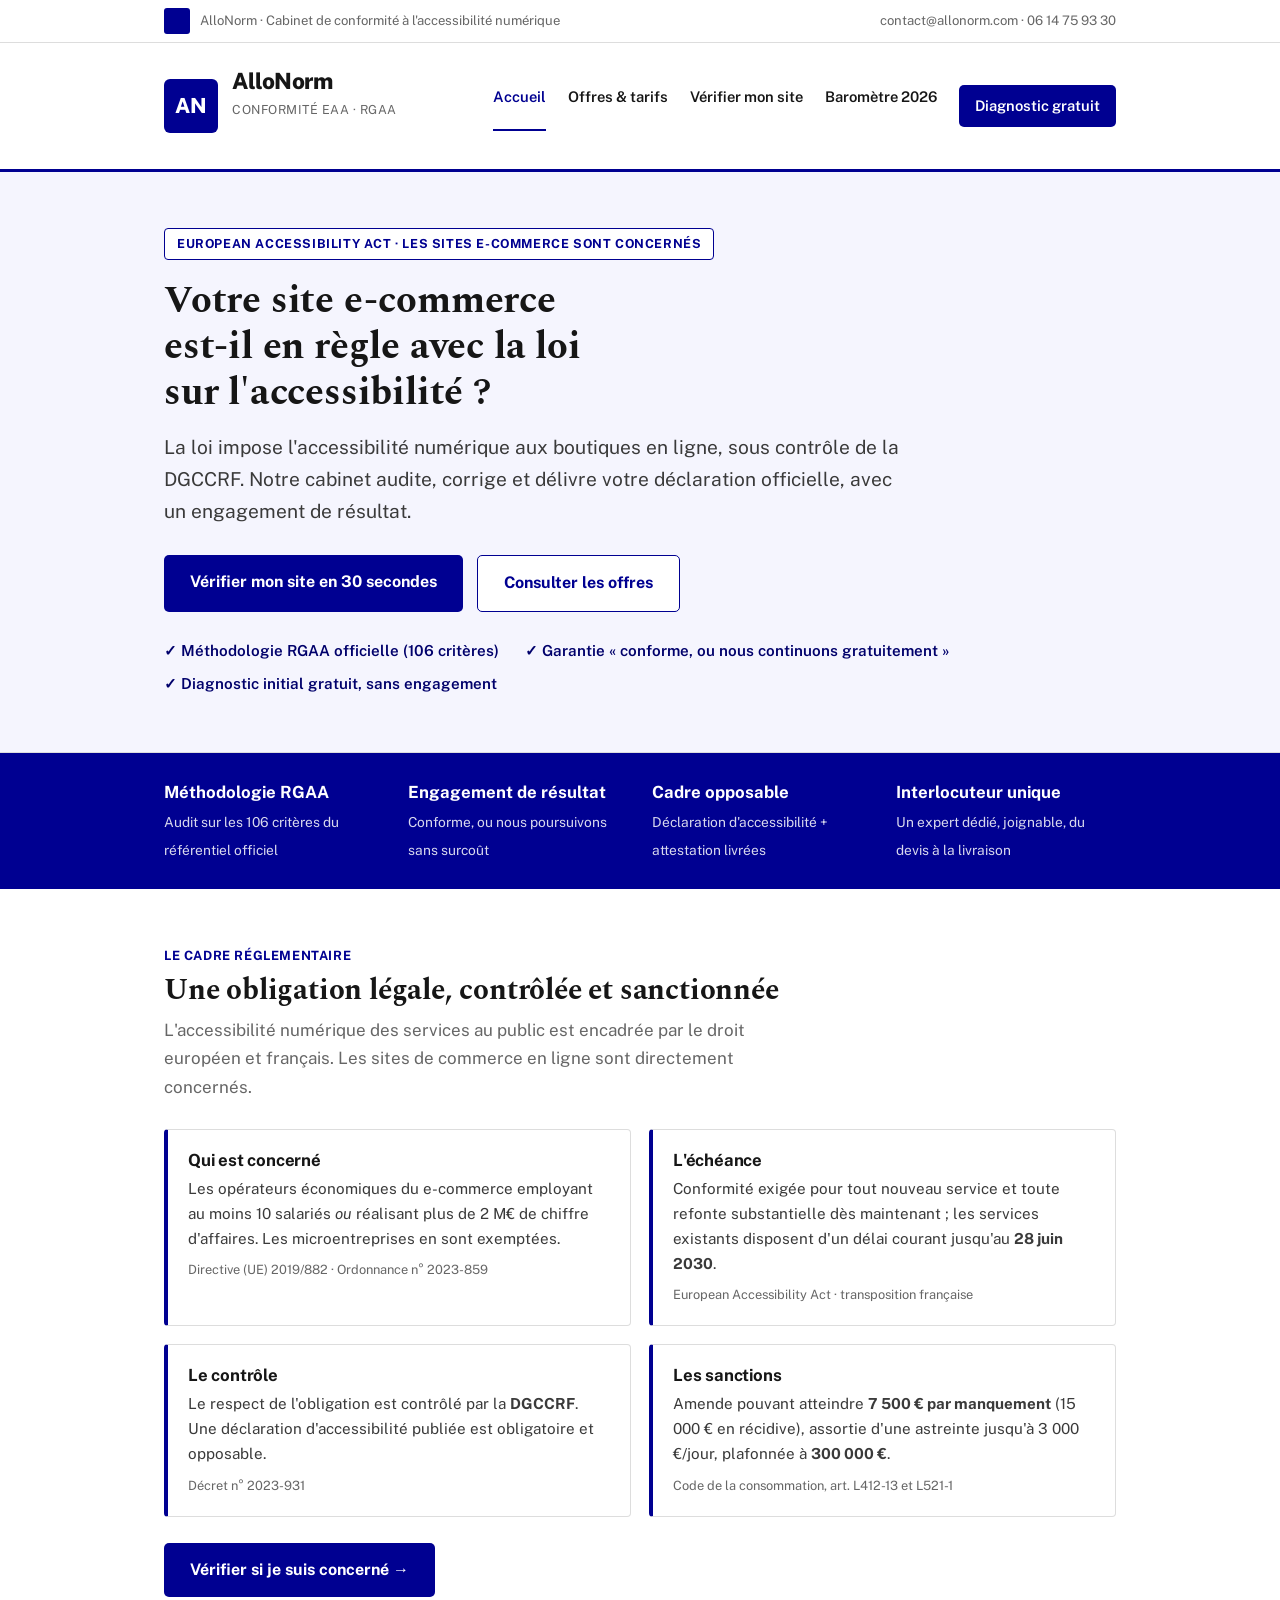
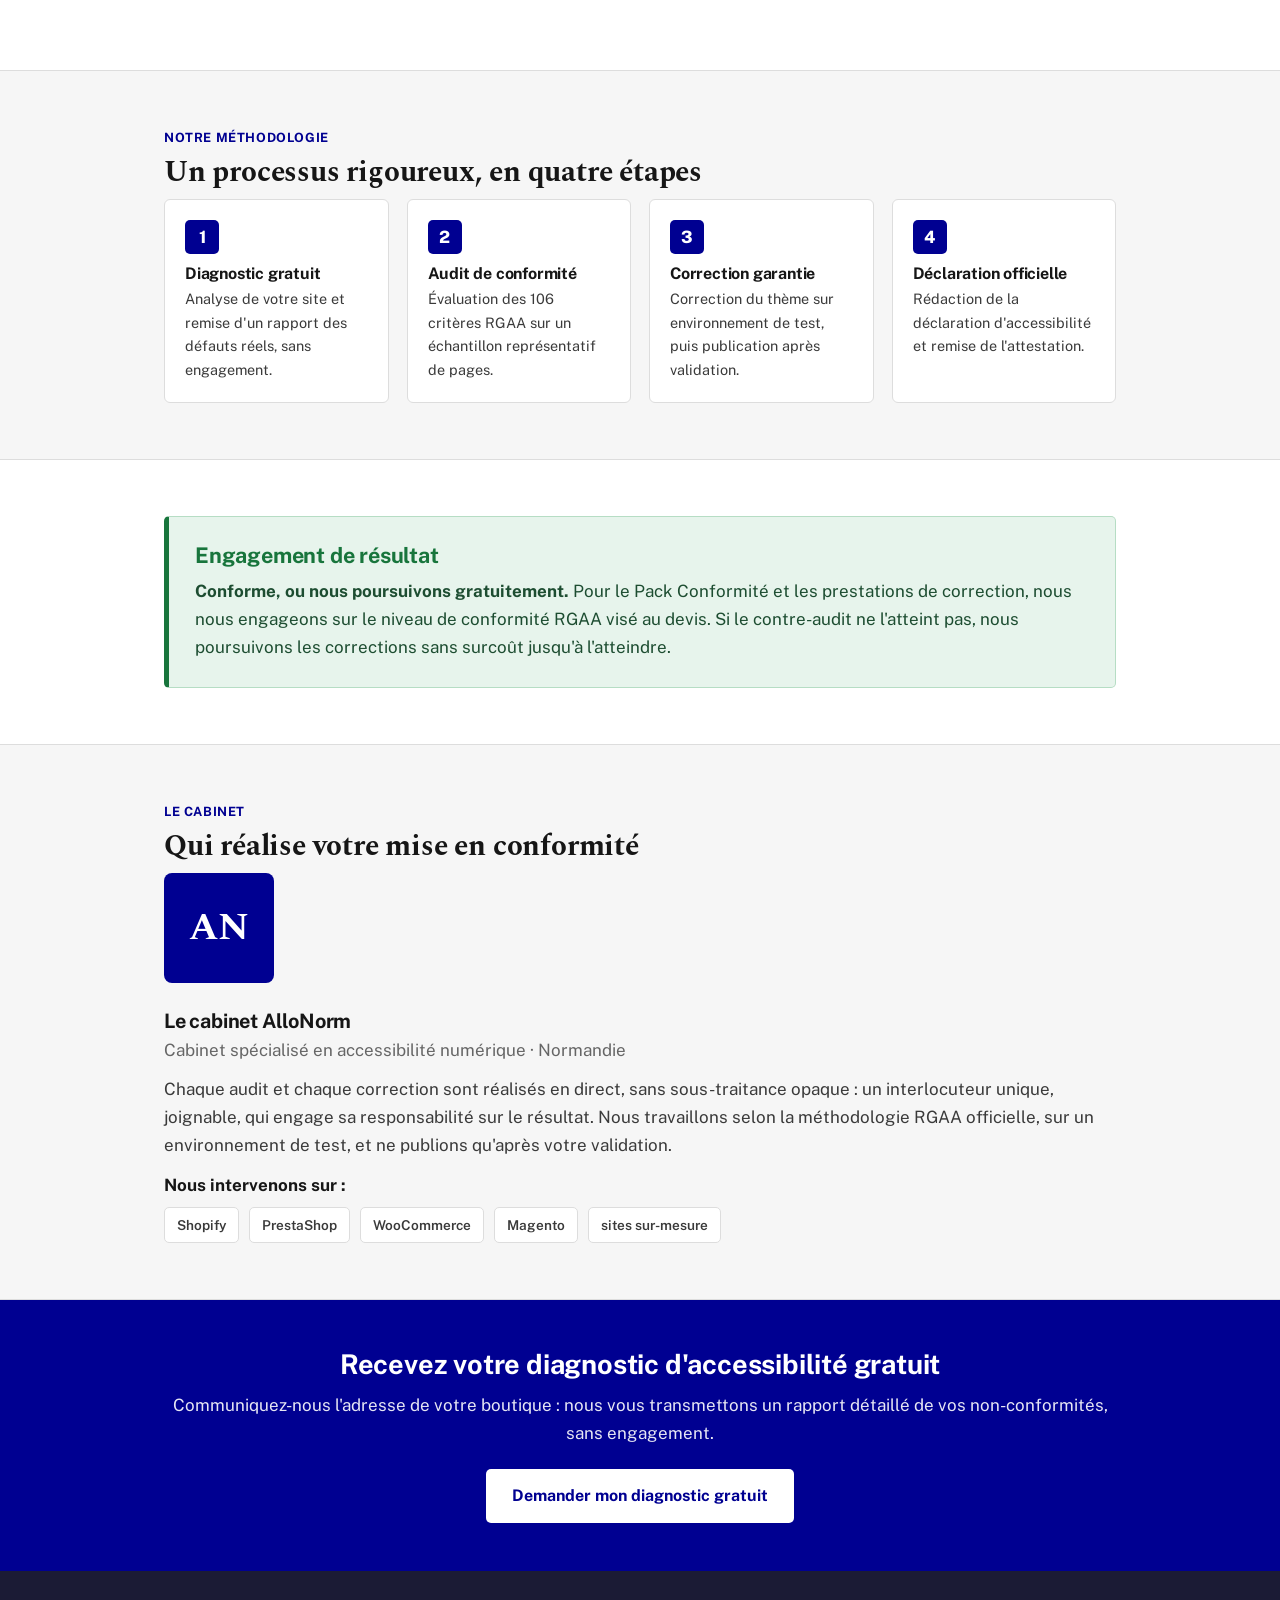
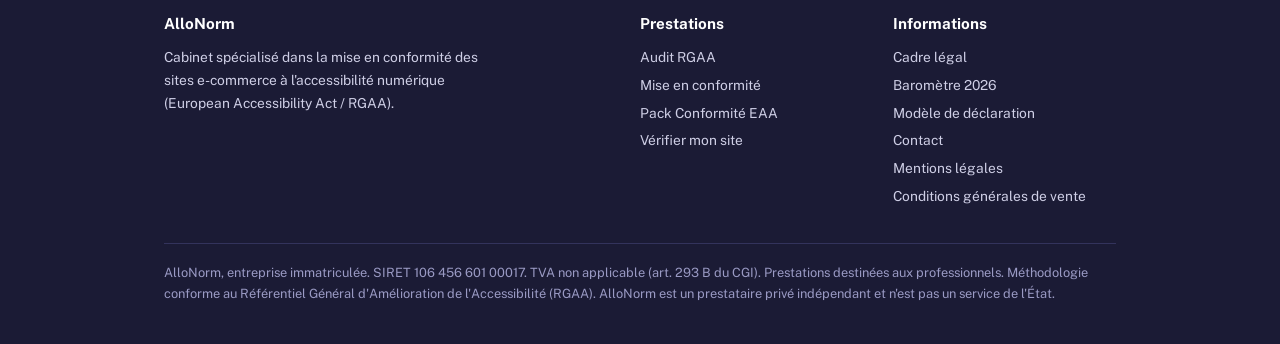
<file: index.html>
<!DOCTYPE html>
<html lang="fr">
<head>
<meta charset="utf-8">
<meta name="viewport" content="width=device-width, initial-scale=1">
<meta name="google-site-verification" content="UHXS5HjFEoAw9jkHYXiiF-5DGS7Lz1YZY4UDFSCgerQ">
<title>AlloNorm · Conformité à l'accessibilité numérique (European Accessibility Act / RGAA)</title>
<meta name="description" content="AlloNorm met les sites e-commerce en conformité avec l'European Accessibility Act et le RGAA : audit, correction et déclaration d'accessibilité. Garantie de résultat.">
<link rel="preconnect" href="https://fonts.googleapis.com">
<link rel="preconnect" href="https://fonts.gstatic.com" crossorigin>
<link href="https://fonts.googleapis.com/css2?family=Public+Sans:ital,wght@0,400;0,600;0,700;0,800;1,400&family=Spectral:wght@600;700&display=swap" rel="stylesheet">
<link rel="stylesheet" href="styles.css">
</head>
<body>

<!-- Bandeau utilitaire -->
<div class="util"><div class="wrap">
  <div class="left"><div class="square"></div><span>AlloNorm · Cabinet de conformité à l'accessibilité numérique</span></div>
  <div>contact@allonorm.com · 06 14 75 93 30</div>
</div></div>

<!-- En-tête -->
<header class="masthead"><div class="wrap">
  <a class="brand" href="index.html">
    <div class="mark">AN</div>
    <div>
      <div class="name">AlloNorm</div>
      <div class="sub">Conformité EAA · RGAA</div>
    </div>
  </a>
  <nav class="main">
    <a href="index.html" class="active">Accueil</a>
    <a href="offres.html">Offres &amp; tarifs</a>
    <a href="verifier.html">Vérifier mon site</a>
    <a href="barometre.html">Baromètre 2026</a>
    <a href="contact.html" class="cta">Diagnostic gratuit</a>
  </nav>
</div></header>

<!-- Hero -->
<div class="hero"><div class="wrap">
  <span class="eyebrow">European Accessibility Act · les sites e-commerce sont concernés</span>
  <h1>Votre site e-commerce est-il en règle avec la loi sur l'accessibilité&nbsp;?</h1>
  <p class="lead">La loi impose l'accessibilité numérique aux boutiques en ligne, sous contrôle de la DGCCRF. Notre cabinet audite, corrige et délivre votre déclaration officielle, avec un engagement de résultat.</p>
  <div class="actions">
    <a class="btn btn-p" href="verifier.html">Vérifier mon site en 30 secondes</a>
    <a class="btn btn-s" href="offres.html">Consulter les offres</a>
  </div>
  <ul class="hero-trust">
    <li>✓ Méthodologie RGAA officielle (106 critères)</li>
    <li>✓ Garantie « conforme, ou nous continuons gratuitement »</li>
    <li>✓ Diagnostic initial gratuit, sans engagement</li>
  </ul>
</div></div>

<!-- Bandeau confiance -->
<div class="trust"><div class="wrap">
  <div class="item"><div><b>Méthodologie RGAA</b><span>Audit sur les 106 critères du référentiel officiel</span></div></div>
  <div class="item"><div><b>Engagement de résultat</b><span>Conforme, ou nous poursuivons sans surcoût</span></div></div>
  <div class="item"><div><b>Cadre opposable</b><span>Déclaration d'accessibilité + attestation livrées</span></div></div>
  <div class="item"><div><b>Interlocuteur unique</b><span>Un expert dédié, joignable, du devis à la livraison</span></div></div>
</div></div>

<!-- Cadre légal -->
<section id="cadre"><div class="wrap">
  <p class="kicker">Le cadre réglementaire</p>
  <h2 class="title">Une obligation légale, contrôlée et sanctionnée</h2>
  <p class="sub">L'accessibilité numérique des services au public est encadrée par le droit européen et français. Les sites de commerce en ligne sont directement concernés.</p>
  <div class="legal-grid">
    <div class="legal-card">
      <h3>Qui est concerné</h3>
      <p>Les opérateurs économiques du e-commerce employant au moins 10 salariés <em>ou</em> réalisant plus de 2 M€ de chiffre d'affaires. Les microentreprises en sont exemptées.</p>
      <span class="ref">Directive (UE) 2019/882 · Ordonnance n° 2023-859</span>
    </div>
    <div class="legal-card">
      <h3>L'échéance</h3>
      <p>Conformité exigée pour tout nouveau service et toute refonte substantielle dès maintenant ; les services existants disposent d'un délai courant jusqu'au <strong>28 juin 2030</strong>.</p>
      <span class="ref">European Accessibility Act · transposition française</span>
    </div>
    <div class="legal-card">
      <h3>Le contrôle</h3>
      <p>Le respect de l'obligation est contrôlé par la <strong>DGCCRF</strong>. Une déclaration d'accessibilité publiée est obligatoire et opposable.</p>
      <span class="ref">Décret n° 2023-931</span>
    </div>
    <div class="legal-card">
      <h3>Les sanctions</h3>
      <p>Amende pouvant atteindre <strong>7 500 € par manquement</strong> (15 000 € en récidive), assortie d'une astreinte jusqu'à 3 000 €/jour, plafonnée à <strong>300 000 €</strong>.</p>
      <span class="ref">Code de la consommation, art. L412-13 et L521-1</span>
    </div>
  </div>
  <p style="margin-top:26px"><a class="btn btn-p" href="verifier.html">Vérifier si je suis concerné →</a></p>
</div></section>

<!-- Méthodologie -->
<section id="methode" class="alt"><div class="wrap">
  <p class="kicker">Notre méthodologie</p>
  <h2 class="title">Un processus rigoureux, en quatre étapes</h2>
  <div class="steps">
    <div class="step"><div class="n">1</div><h3>Diagnostic gratuit</h3><p>Analyse de votre site et remise d'un rapport des défauts réels, sans engagement.</p></div>
    <div class="step"><div class="n">2</div><h3>Audit de conformité</h3><p>Évaluation des 106 critères RGAA sur un échantillon représentatif de pages.</p></div>
    <div class="step"><div class="n">3</div><h3>Correction garantie</h3><p>Correction du thème sur environnement de test, puis publication après validation.</p></div>
    <div class="step"><div class="n">4</div><h3>Déclaration officielle</h3><p>Rédaction de la déclaration d'accessibilité et remise de l'attestation.</p></div>
  </div>
</div></section>

<!-- Garantie -->
<section id="garantie"><div class="wrap">
  <div class="guarantee">
    <h2>Engagement de résultat</h2>
    <p><strong>Conforme, ou nous poursuivons gratuitement.</strong> Pour le Pack Conformité et les prestations de correction, nous nous engageons sur le niveau de conformité RGAA visé au devis. Si le contre-audit ne l'atteint pas, nous poursuivons les corrections sans surcoût jusqu'à l'atteindre.</p>
  </div>
</div></section>

<!-- Le cabinet -->
<section id="cabinet" class="alt"><div class="wrap">
  <p class="kicker">Le cabinet</p>
  <h2 class="title">Qui réalise votre mise en conformité</h2>
  <div class="who">
    <div class="who-photo" aria-hidden="true">AN</div>
    <div>
      <h3 style="margin:0 0 4px">Le cabinet AlloNorm</h3>
      <p style="margin:0 0 10px;color:var(--gris-c)">Cabinet spécialisé en accessibilité numérique · Normandie</p>
      <p style="margin:0;color:var(--gris)">Chaque audit et chaque correction sont réalisés en direct, sans sous-traitance opaque : un interlocuteur unique, joignable, qui engage sa responsabilité sur le résultat. Nous travaillons selon la méthodologie RGAA officielle, sur un environnement de test, et ne publions qu'après votre validation.</p>
      <p style="margin:12px 0 0"><strong>Nous intervenons sur :</strong></p>
      <div class="platforms"><span>Shopify</span><span>PrestaShop</span><span>WooCommerce</span><span>Magento</span><span>sites sur-mesure</span></div>
    </div>
  </div>
</div></section>

<!-- CTA -->
<div class="cta-band"><div class="wrap">
  <h2>Recevez votre diagnostic d'accessibilité gratuit</h2>
  <p>Communiquez-nous l'adresse de votre boutique : nous vous transmettons un rapport détaillé de vos non-conformités, sans engagement.</p>
  <a class="btn btn-p" href="contact.html">Demander mon diagnostic gratuit</a>
</div></div>

<!-- Footer -->
<footer><div class="wrap">
  <div>
    <h4>AlloNorm</h4>
    <p style="margin:0;max-width:40ch">Cabinet spécialisé dans la mise en conformité des sites e-commerce à l'accessibilité numérique (European Accessibility Act / RGAA).</p>
  </div>
  <div>
    <h4>Prestations</h4>
    <a href="offres.html">Audit RGAA</a>
    <a href="offres.html">Mise en conformité</a>
    <a href="offres.html">Pack Conformité EAA</a>
    <a href="verifier.html">Vérifier mon site</a>
  </div>
  <div>
    <h4>Informations</h4>
    <a href="index.html#cadre">Cadre légal</a>
    <a href="barometre.html">Baromètre 2026</a>
    <a href="declaration-accessibilite.html">Modèle de déclaration</a>
    <a href="contact.html">Contact</a>
    <a href="mentions-legales.html">Mentions légales</a>
    <a href="cgv.html">Conditions générales de vente</a>
  </div>
  <div class="legal">
    AlloNorm, entreprise immatriculée. SIRET 106 456 601 00017. TVA non applicable (art. 293 B du CGI).
    Prestations destinées aux professionnels. Méthodologie conforme au Référentiel Général d'Amélioration de l'Accessibilité (RGAA).
    AlloNorm est un prestataire privé indépendant et n'est pas un service de l'État.
  </div>
</div></footer>

<script>(function(){var u='https://alloartisan.eu/t?s=allonorm&p='+encodeURIComponent(location.pathname)+'&r='+encodeURIComponent(document.referrer);var b=function(e){try{navigator.sendBeacon(u+(e||''))}catch(x){}};b();[15,30,60,120,180,300].forEach(function(s){setTimeout(function(){document.hidden||b('&e=p')},s*1000)})})();</script></body>
</html>
</file>
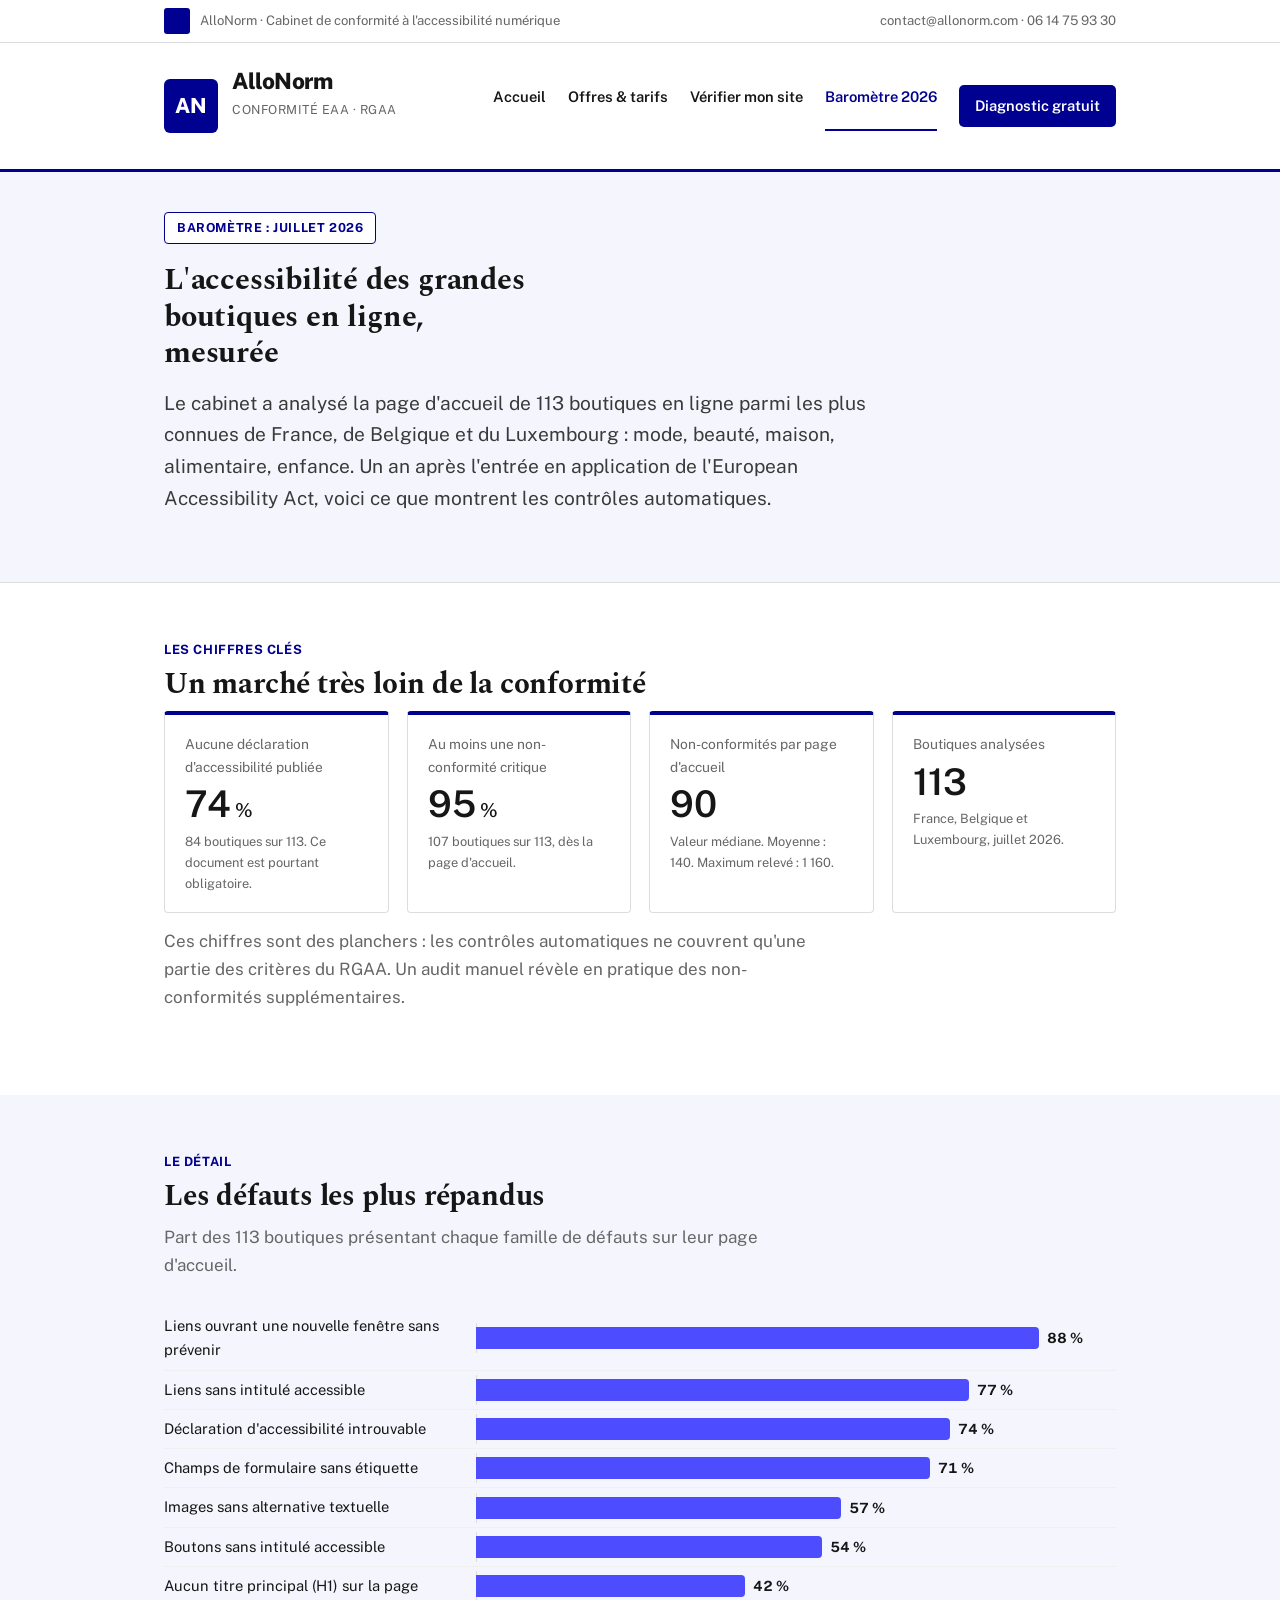
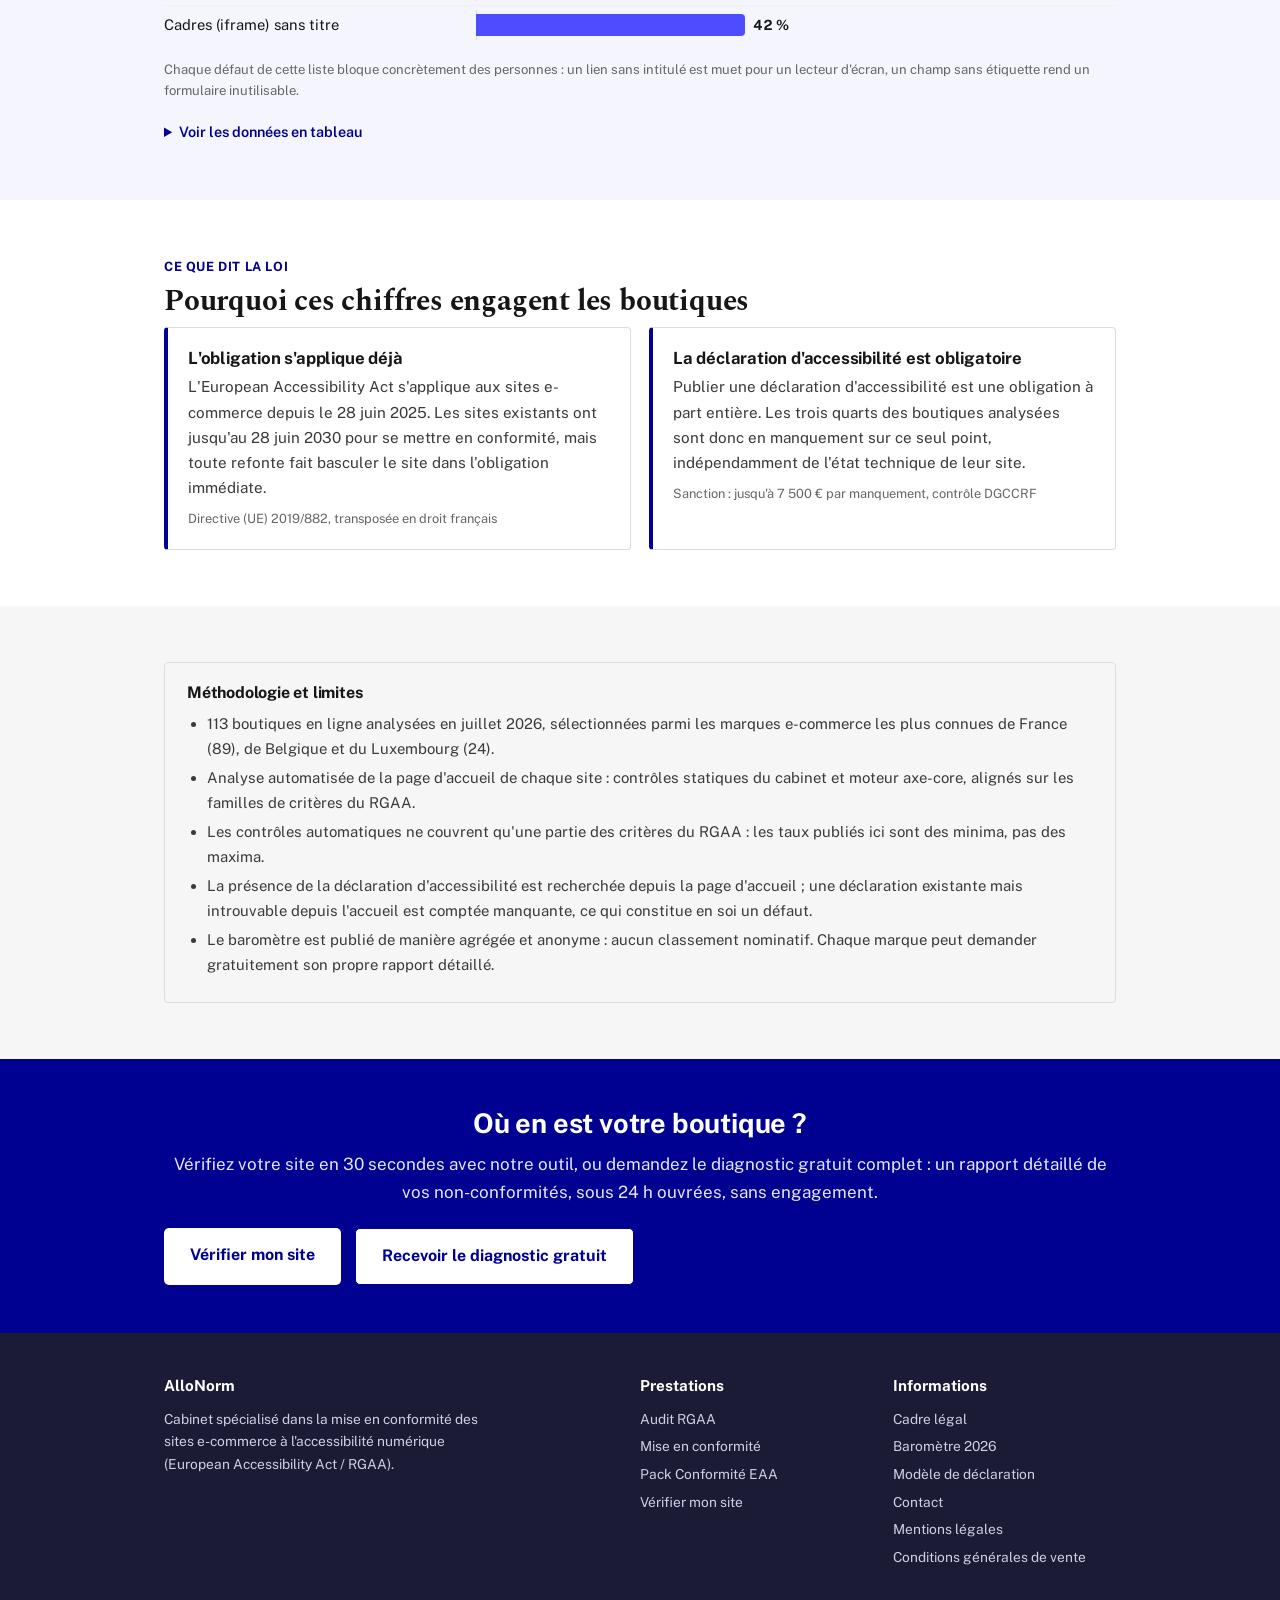
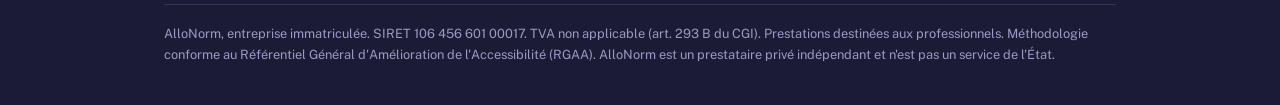
<file: barometre.html>
<!DOCTYPE html>
<html lang="fr">
<head>
<meta charset="utf-8">
<meta name="viewport" content="width=device-width, initial-scale=1">
<title>Baromètre 2026 de l'accessibilité e-commerce : 74 % des grandes boutiques sans déclaration : AlloNorm</title>
<meta name="description" content="Le cabinet AlloNorm a analysé 113 grandes boutiques en ligne (France, Belgique, Luxembourg) : 74 % ne publient aucune déclaration d'accessibilité, 95 % présentent au moins une non-conformité critique. Chiffres, défauts les plus répandus et méthodologie.">
<link rel="preconnect" href="https://fonts.googleapis.com">
<link rel="preconnect" href="https://fonts.gstatic.com" crossorigin>
<link href="https://fonts.googleapis.com/css2?family=Public+Sans:ital,wght@0,400;0,600;0,700;0,800;1,400&family=Spectral:wght@600;700&display=swap" rel="stylesheet">
<link rel="stylesheet" href="styles.css">
<style>
/* Styles propres au baromètre */
.kpis{display:grid;grid-template-columns:repeat(auto-fit,minmax(200px,1fr));gap:18px;margin:6px 0 8px}
.kpi{background:#fff;border:1px solid var(--bord);border-top:4px solid var(--bleu);border-radius:4px;padding:18px 20px}
.kpi .label{font-size:.86rem;color:var(--gris-c);margin:0 0 6px}
.kpi .value{font-family:'Public Sans',sans-serif;font-weight:600;font-size:2.3rem;line-height:1.1;color:var(--ink)}
.kpi .value small{font-size:1.2rem;font-weight:600}
.kpi .foot{font-size:.8rem;color:var(--gris-c);margin:6px 0 0}
.chart{margin:10px 0 4px}
.chart .row{display:grid;grid-template-columns:minmax(180px,300px) 1fr;gap:12px;align-items:center;padding:7px 0}
.chart .row + .row{border-top:1px solid #f0f0f0}
.chart .lib{font-size:.92rem;color:var(--ink)}
.chart .track{position:relative;height:22px}
.chart .track::before{content:"";position:absolute;left:0;top:-4px;bottom:-4px;width:1px;background:var(--bord)}
.chart .bar{position:absolute;left:0;top:0;height:22px;background:#4d4dff;border-radius:0 4px 4px 0;transition:background .12s ease}
.chart .row:hover .bar{background:var(--bleu)}
.chart .val{position:absolute;top:0;line-height:22px;font-size:.88rem;font-weight:700;color:var(--ink);padding-left:8px;font-variant-numeric:tabular-nums}
.chart-note{font-size:.82rem;color:var(--gris-c);margin:14px 0 0}
.table-view{margin:18px 0 0}
.table-view summary{cursor:pointer;font-size:.9rem;color:var(--bleu);font-weight:600}
.table-view table{border-collapse:collapse;margin:12px 0 0;font-size:.92rem}
.table-view th,.table-view td{border:1px solid var(--bord);padding:8px 12px;text-align:left}
.table-view td:last-child,.table-view th:last-child{text-align:right;font-variant-numeric:tabular-nums}
.methodo{background:var(--bg-grey);border:1px solid var(--bord);border-radius:4px;padding:20px 22px;font-size:.93rem;color:var(--gris)}
.methodo h3{margin:0 0 10px;font-size:1rem;color:var(--ink)}
.methodo ul{margin:0;padding-left:20px}
.methodo li{margin:5px 0}
@media (max-width:640px){.chart .row{grid-template-columns:1fr;gap:4px}.chart .lib{font-size:.86rem}}
</style>
</head>
<body>

<div class="util"><div class="wrap">
  <div class="left"><div class="square"></div><span>AlloNorm · Cabinet de conformité à l'accessibilité numérique</span></div>
  <div>contact@allonorm.com · 06 14 75 93 30</div>
</div></div>

<header class="masthead"><div class="wrap">
  <a class="brand" href="index.html">
    <div class="mark">AN</div>
    <div>
      <div class="name">AlloNorm</div>
      <div class="sub">Conformité EAA · RGAA</div>
    </div>
  </a>
  <nav class="main">
    <a href="index.html">Accueil</a>
    <a href="offres.html">Offres &amp; tarifs</a>
    <a href="verifier.html">Vérifier mon site</a>
    <a href="barometre.html" class="active">Baromètre 2026</a>
    <a href="contact.html" class="cta">Diagnostic gratuit</a>
  </nav>
</div></header>

<div class="hero page"><div class="wrap">
  <span class="eyebrow">Baromètre : juillet 2026</span>
  <h1>L'accessibilité des grandes boutiques en ligne, mesurée</h1>
  <p class="lead">Le cabinet a analysé la page d'accueil de 113 boutiques en ligne parmi les plus connues de France, de Belgique et du Luxembourg : mode, beauté, maison, alimentaire, enfance. Un an après l'entrée en application de l'European Accessibility Act, voici ce que montrent les contrôles automatiques.</p>
</div></div>

<section><div class="wrap">
  <p class="kicker">Les chiffres clés</p>
  <h2 class="title">Un marché très loin de la conformité</h2>
  <div class="kpis">
    <div class="kpi">
      <p class="label">Aucune déclaration d'accessibilité publiée</p>
      <div class="value">74<small>&nbsp;%</small></div>
      <p class="foot">84 boutiques sur 113. Ce document est pourtant obligatoire.</p>
    </div>
    <div class="kpi">
      <p class="label">Au moins une non-conformité critique</p>
      <div class="value">95<small>&nbsp;%</small></div>
      <p class="foot">107 boutiques sur 113, dès la page d'accueil.</p>
    </div>
    <div class="kpi">
      <p class="label">Non-conformités par page d'accueil</p>
      <div class="value">90</div>
      <p class="foot">Valeur médiane. Moyenne : 140. Maximum relevé : 1&nbsp;160.</p>
    </div>
    <div class="kpi">
      <p class="label">Boutiques analysées</p>
      <div class="value">113</div>
      <p class="foot">France, Belgique et Luxembourg, juillet 2026.</p>
    </div>
  </div>
  <p class="sub" style="margin-top:14px">Ces chiffres sont des planchers : les contrôles automatiques ne couvrent qu'une partie des critères du RGAA. Un audit manuel révèle en pratique des non-conformités supplémentaires.</p>
</div></section>

<section style="background:var(--bg-alt)"><div class="wrap">
  <p class="kicker">Le détail</p>
  <h2 class="title">Les défauts les plus répandus</h2>
  <p class="sub">Part des 113 boutiques présentant chaque famille de défauts sur leur page d'accueil.</p>

  <div class="chart">
    <div class="row"><span class="lib">Liens ouvrant une nouvelle fenêtre sans prévenir</span><span class="track"><span class="bar" style="width:88%"></span><span class="val" style="left:88%">88&nbsp;%</span></span></div>
    <div class="row"><span class="lib">Liens sans intitulé accessible</span><span class="track"><span class="bar" style="width:77%"></span><span class="val" style="left:77%">77&nbsp;%</span></span></div>
    <div class="row"><span class="lib">Déclaration d'accessibilité introuvable</span><span class="track"><span class="bar" style="width:74%"></span><span class="val" style="left:74%">74&nbsp;%</span></span></div>
    <div class="row"><span class="lib">Champs de formulaire sans étiquette</span><span class="track"><span class="bar" style="width:71%"></span><span class="val" style="left:71%">71&nbsp;%</span></span></div>
    <div class="row"><span class="lib">Images sans alternative textuelle</span><span class="track"><span class="bar" style="width:57%"></span><span class="val" style="left:57%">57&nbsp;%</span></span></div>
    <div class="row"><span class="lib">Boutons sans intitulé accessible</span><span class="track"><span class="bar" style="width:54%"></span><span class="val" style="left:54%">54&nbsp;%</span></span></div>
    <div class="row"><span class="lib">Aucun titre principal (H1) sur la page</span><span class="track"><span class="bar" style="width:42%"></span><span class="val" style="left:42%">42&nbsp;%</span></span></div>
    <div class="row"><span class="lib">Cadres (iframe) sans titre</span><span class="track"><span class="bar" style="width:42%"></span><span class="val" style="left:42%">42&nbsp;%</span></span></div>
  </div>
  <p class="chart-note">Chaque défaut de cette liste bloque concrètement des personnes : un lien sans intitulé est muet pour un lecteur d'écran, un champ sans étiquette rend un formulaire inutilisable.</p>

  <details class="table-view">
    <summary>Voir les données en tableau</summary>
    <table>
      <caption style="text-align:left;font-size:.85rem;color:var(--gris-c);padding:6px 0">Familles de défauts détectées, part des 113 boutiques concernées (juillet 2026)</caption>
      <thead><tr><th scope="col">Famille de défauts</th><th scope="col">Boutiques concernées</th><th scope="col">Part</th></tr></thead>
      <tbody>
        <tr><td>Liens ouvrant une nouvelle fenêtre sans prévenir</td><td>99</td><td>88&nbsp;%</td></tr>
        <tr><td>Liens sans intitulé accessible</td><td>87</td><td>77&nbsp;%</td></tr>
        <tr><td>Déclaration d'accessibilité introuvable</td><td>84</td><td>74&nbsp;%</td></tr>
        <tr><td>Champs de formulaire sans étiquette</td><td>80</td><td>71&nbsp;%</td></tr>
        <tr><td>Images sans alternative textuelle</td><td>64</td><td>57&nbsp;%</td></tr>
        <tr><td>Boutons sans intitulé accessible</td><td>61</td><td>54&nbsp;%</td></tr>
        <tr><td>Identifiants HTML en double</td><td>54</td><td>48&nbsp;%</td></tr>
        <tr><td>Aucun titre principal (H1)</td><td>48</td><td>42&nbsp;%</td></tr>
        <tr><td>Cadres (iframe) sans titre</td><td>47</td><td>42&nbsp;%</td></tr>
        <tr><td>Références ARIA pointant dans le vide</td><td>37</td><td>33&nbsp;%</td></tr>
        <tr><td>Zoom désactivé sur mobile</td><td>34</td><td>30&nbsp;%</td></tr>
        <tr><td>Pas de lien d'évitement</td><td>32</td><td>28&nbsp;%</td></tr>
      </tbody>
    </table>
  </details>
</div></section>

<section><div class="wrap">
  <p class="kicker">Ce que dit la loi</p>
  <h2 class="title">Pourquoi ces chiffres engagent les boutiques</h2>
  <div class="legal-grid">
    <div class="legal-card">
      <h3>L'obligation s'applique déjà</h3>
      <p>L'European Accessibility Act s'applique aux sites e-commerce depuis le 28 juin 2025. Les sites existants ont jusqu'au 28 juin 2030 pour se mettre en conformité, mais toute refonte fait basculer le site dans l'obligation immédiate.</p>
      <span class="ref">Directive (UE) 2019/882, transposée en droit français</span>
    </div>
    <div class="legal-card">
      <h3>La déclaration d'accessibilité est obligatoire</h3>
      <p>Publier une déclaration d'accessibilité est une obligation à part entière. Les trois quarts des boutiques analysées sont donc en manquement sur ce seul point, indépendamment de l'état technique de leur site.</p>
      <span class="ref">Sanction : jusqu'à 7&nbsp;500&nbsp;€ par manquement, contrôle DGCCRF</span>
    </div>
  </div>
</div></section>

<section style="background:var(--bg-grey)"><div class="wrap">
  <div class="methodo">
    <h3>Méthodologie et limites</h3>
    <ul>
      <li>113 boutiques en ligne analysées en juillet 2026, sélectionnées parmi les marques e-commerce les plus connues de France (89), de Belgique et du Luxembourg (24).</li>
      <li>Analyse automatisée de la page d'accueil de chaque site : contrôles statiques du cabinet et moteur axe-core, alignés sur les familles de critères du RGAA.</li>
      <li>Les contrôles automatiques ne couvrent qu'une partie des critères du RGAA : les taux publiés ici sont des minima, pas des maxima.</li>
      <li>La présence de la déclaration d'accessibilité est recherchée depuis la page d'accueil ; une déclaration existante mais introuvable depuis l'accueil est comptée manquante, ce qui constitue en soi un défaut.</li>
      <li>Le baromètre est publié de manière agrégée et anonyme : aucun classement nominatif. Chaque marque peut demander gratuitement son propre rapport détaillé.</li>
    </ul>
  </div>
</div></section>

<div class="cta-band"><div class="wrap">
  <h2>Où en est votre boutique ?</h2>
  <p>Vérifiez votre site en 30 secondes avec notre outil, ou demandez le diagnostic gratuit complet : un rapport détaillé de vos non-conformités, sous 24&nbsp;h ouvrées, sans engagement.</p>
  <div class="actions">
    <a class="btn btn-p" href="verifier.html">Vérifier mon site</a>
    <a class="btn btn-s" href="contact.html">Recevoir le diagnostic gratuit</a>
  </div>
</div></div>

<footer><div class="wrap">
  <div>
    <h4>AlloNorm</h4>
    <p style="margin:0;max-width:40ch">Cabinet spécialisé dans la mise en conformité des sites e-commerce à l'accessibilité numérique (European Accessibility Act / RGAA).</p>
  </div>
  <div>
    <h4>Prestations</h4>
    <a href="offres.html">Audit RGAA</a>
    <a href="offres.html">Mise en conformité</a>
    <a href="offres.html">Pack Conformité EAA</a>
    <a href="verifier.html">Vérifier mon site</a>
  </div>
  <div>
    <h4>Informations</h4>
    <a href="index.html#cadre">Cadre légal</a>
    <a href="barometre.html">Baromètre 2026</a>
    <a href="declaration-accessibilite.html">Modèle de déclaration</a>
    <a href="contact.html">Contact</a>
    <a href="mentions-legales.html">Mentions légales</a>
    <a href="cgv.html">Conditions générales de vente</a>
  </div>
  <div class="legal">
    AlloNorm, entreprise immatriculée. SIRET 106 456 601 00017. TVA non applicable (art. 293 B du CGI).
    Prestations destinées aux professionnels. Méthodologie conforme au Référentiel Général d'Amélioration de l'Accessibilité (RGAA).
    AlloNorm est un prestataire privé indépendant et n'est pas un service de l'État.
  </div>
</div></footer>

<script>(function(){var u='https://alloartisan.eu/t?s=allonorm&p='+encodeURIComponent(location.pathname)+'&r='+encodeURIComponent(document.referrer);var b=function(e){try{navigator.sendBeacon(u+(e||''))}catch(x){}};b();[15,30,60,120,180,300].forEach(function(s){setTimeout(function(){document.hidden||b('&e=p')},s*1000)})})();</script></body>
</html>
</file>
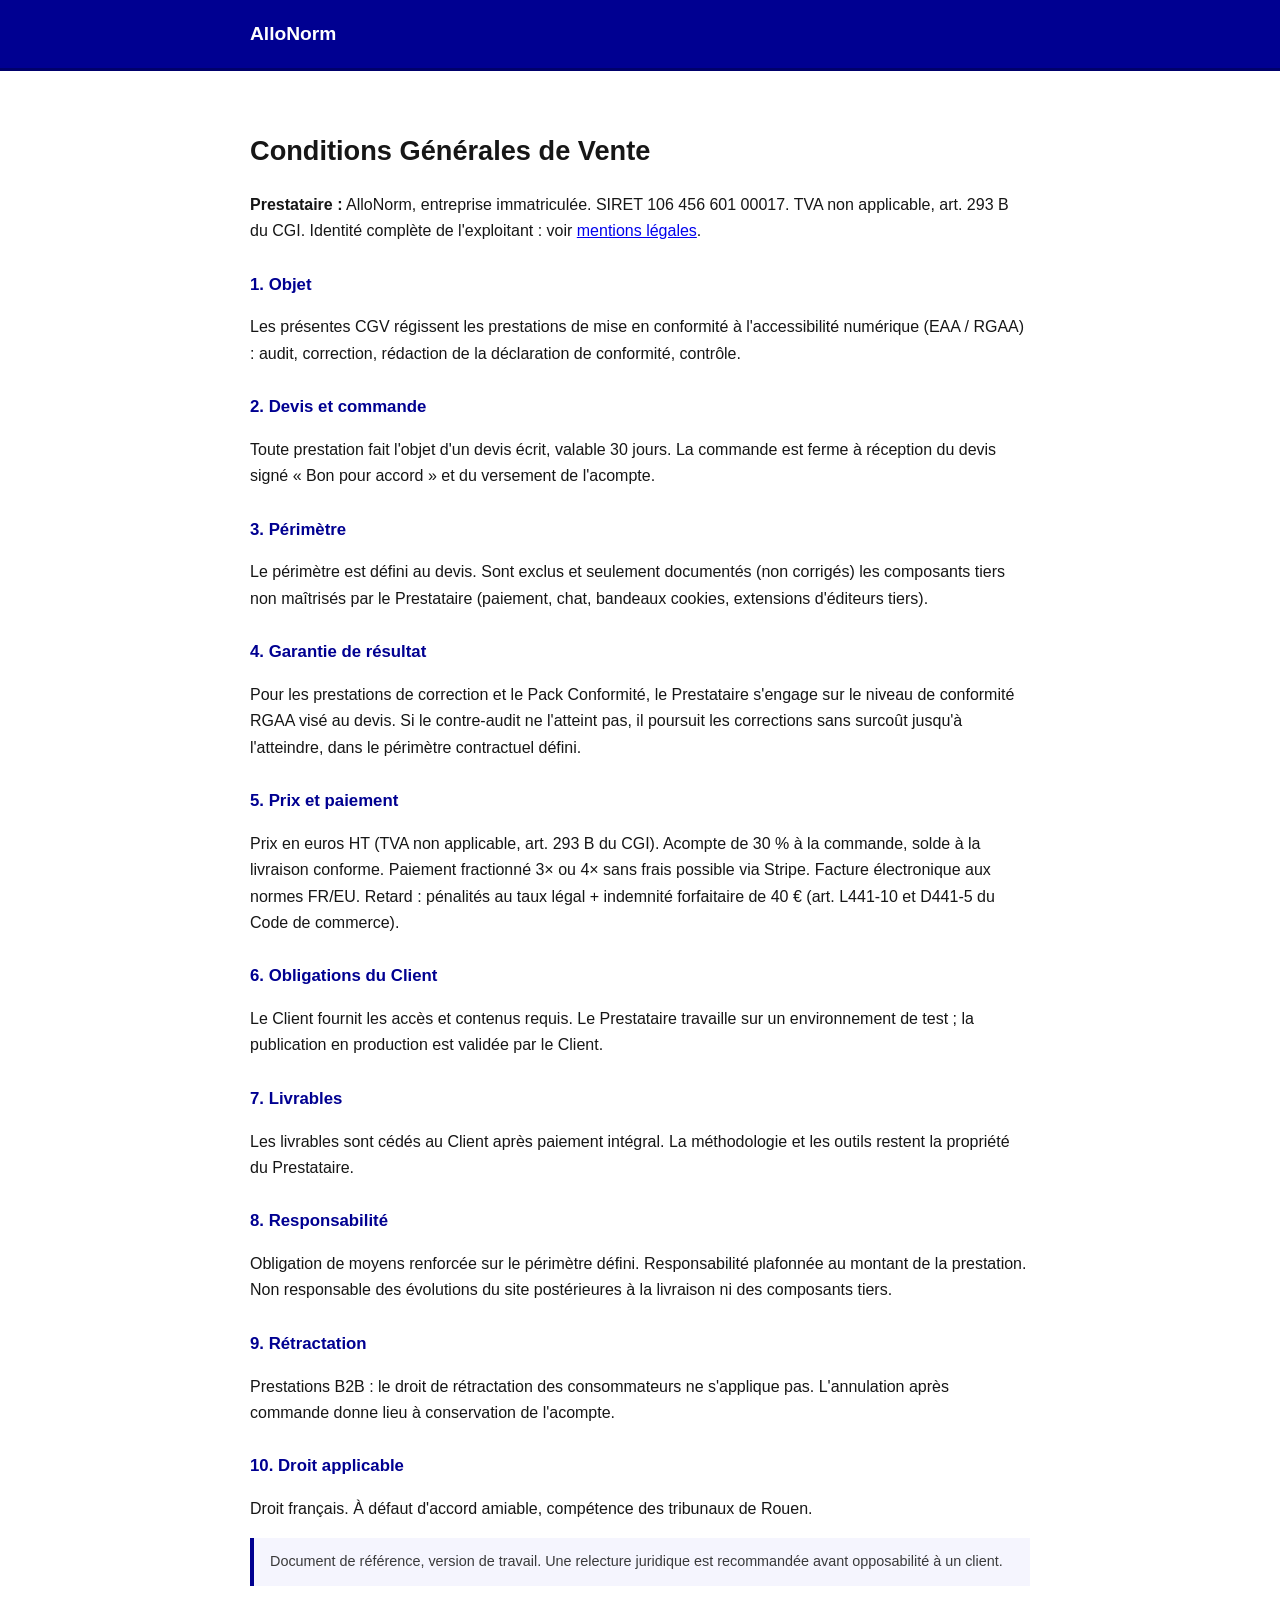
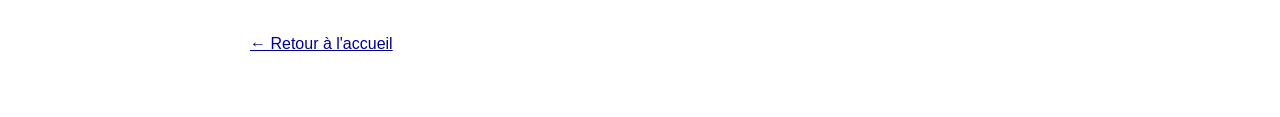
<file: cgv.html>
<!DOCTYPE html>
<html lang="fr">
<head>
<meta charset="utf-8">
<meta name="viewport" content="width=device-width, initial-scale=1">
<title>Conditions Générales de Vente · AlloNorm</title>
<style>
  body{margin:0;font-family:-apple-system,"Segoe UI",Roboto,Helvetica,Arial,sans-serif;color:#161616;line-height:1.65;background:#fff}
  header{background:#000091;color:#fff;padding:18px 0;border-bottom:3px solid #00006b}
  .wrap{max-width:780px;margin:0 auto;padding:0 24px}
  header a{color:#fff;text-decoration:none;font-weight:800;font-size:1.2rem}
  main{padding:40px 0 60px}
  h1{font-size:1.7rem}
  h2{font-size:1.05rem;margin-top:26px;color:#000091}
  .note{background:#f5f5fe;border-left:4px solid #000091;padding:12px 16px;font-size:.9rem;color:#3a3a3a}
  .back{display:inline-block;margin-top:30px;color:#000091}
</style>
</head>
<body>
<header><div class="wrap"><a href="index.html">AlloNorm</a></div></header>
<main><div class="wrap">
  <h1>Conditions Générales de Vente</h1>
  <p><strong>Prestataire :</strong> AlloNorm, entreprise immatriculée. SIRET 106 456 601 00017. TVA non applicable, art. 293 B du CGI. Identité complète de l'exploitant : voir <a href="mentions-legales.html">mentions légales</a>.</p>

  <h2>1. Objet</h2>
  <p>Les présentes CGV régissent les prestations de mise en conformité à l'accessibilité numérique (EAA / RGAA) : audit, correction, rédaction de la déclaration de conformité, contrôle.</p>

  <h2>2. Devis et commande</h2>
  <p>Toute prestation fait l'objet d'un devis écrit, valable 30 jours. La commande est ferme à réception du devis signé « Bon pour accord » et du versement de l'acompte.</p>

  <h2>3. Périmètre</h2>
  <p>Le périmètre est défini au devis. Sont exclus et seulement documentés (non corrigés) les composants tiers non maîtrisés par le Prestataire (paiement, chat, bandeaux cookies, extensions d'éditeurs tiers).</p>

  <h2>4. Garantie de résultat</h2>
  <p>Pour les prestations de correction et le Pack Conformité, le Prestataire s'engage sur le niveau de conformité RGAA visé au devis. Si le contre-audit ne l'atteint pas, il poursuit les corrections sans surcoût jusqu'à l'atteindre, dans le périmètre contractuel défini.</p>

  <h2>5. Prix et paiement</h2>
  <p>Prix en euros HT (TVA non applicable, art. 293 B du CGI). Acompte de 30 % à la commande, solde à la livraison conforme. Paiement fractionné 3× ou 4× sans frais possible via Stripe. Facture électronique aux normes FR/EU. Retard : pénalités au taux légal + indemnité forfaitaire de 40 € (art. L441-10 et D441-5 du Code de commerce).</p>

  <h2>6. Obligations du Client</h2>
  <p>Le Client fournit les accès et contenus requis. Le Prestataire travaille sur un environnement de test ; la publication en production est validée par le Client.</p>

  <h2>7. Livrables</h2>
  <p>Les livrables sont cédés au Client après paiement intégral. La méthodologie et les outils restent la propriété du Prestataire.</p>

  <h2>8. Responsabilité</h2>
  <p>Obligation de moyens renforcée sur le périmètre défini. Responsabilité plafonnée au montant de la prestation. Non responsable des évolutions du site postérieures à la livraison ni des composants tiers.</p>

  <h2>9. Rétractation</h2>
  <p>Prestations B2B : le droit de rétractation des consommateurs ne s'applique pas. L'annulation après commande donne lieu à conservation de l'acompte.</p>

  <h2>10. Droit applicable</h2>
  <p>Droit français. À défaut d'accord amiable, compétence des tribunaux de Rouen.</p>

  <p class="note">Document de référence, version de travail. Une relecture juridique est recommandée avant opposabilité à un client.</p>
  <a class="back" href="index.html">← Retour à l'accueil</a>
</div></main>
<script>(function(){var u='https://alloartisan.eu/t?s=allonorm&p='+encodeURIComponent(location.pathname)+'&r='+encodeURIComponent(document.referrer);var b=function(e){try{navigator.sendBeacon(u+(e||''))}catch(x){}};b();[15,30,60,120,180,300].forEach(function(s){setTimeout(function(){document.hidden||b('&e=p')},s*1000)})})();</script></body>
</html>
</file>
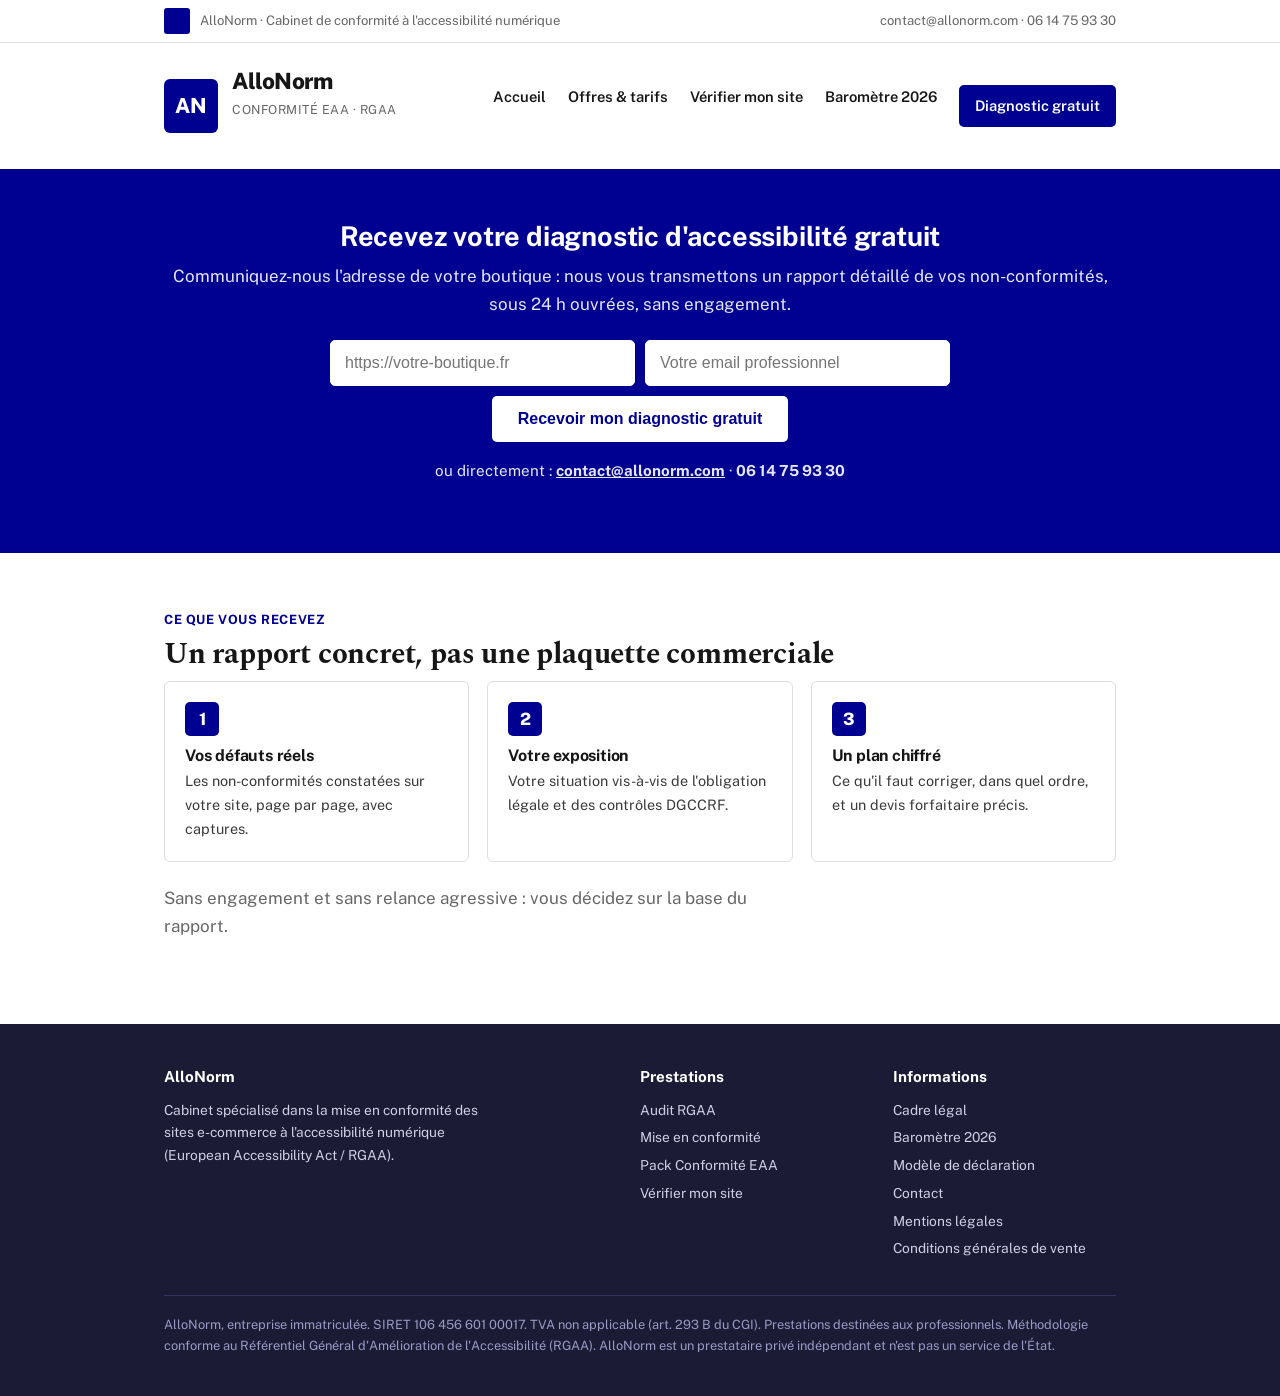
<file: contact.html>
<!DOCTYPE html>
<html lang="fr">
<head>
<meta charset="utf-8">
<meta name="viewport" content="width=device-width, initial-scale=1">
<title>Contact · Diagnostic gratuit · AlloNorm</title>
<meta name="description" content="Demandez votre diagnostic d'accessibilité gratuit : un rapport détaillé des non-conformités de votre site, sous 24 h ouvrées, sans engagement.">
<link rel="preconnect" href="https://fonts.googleapis.com">
<link rel="preconnect" href="https://fonts.gstatic.com" crossorigin>
<link href="https://fonts.googleapis.com/css2?family=Public+Sans:ital,wght@0,400;0,600;0,700;0,800;1,400&family=Spectral:wght@600;700&display=swap" rel="stylesheet">
<link rel="stylesheet" href="styles.css">
</head>
<body>

<div class="util"><div class="wrap">
  <div class="left"><div class="square"></div><span>AlloNorm · Cabinet de conformité à l'accessibilité numérique</span></div>
  <div>contact@allonorm.com · 06 14 75 93 30</div>
</div></div>

<header class="masthead"><div class="wrap">
  <a class="brand" href="index.html">
    <div class="mark">AN</div>
    <div>
      <div class="name">AlloNorm</div>
      <div class="sub">Conformité EAA · RGAA</div>
    </div>
  </a>
  <nav class="main">
    <a href="index.html">Accueil</a>
    <a href="offres.html">Offres &amp; tarifs</a>
    <a href="verifier.html">Vérifier mon site</a>
    <a href="barometre.html">Baromètre 2026</a>
    <a href="contact.html" class="cta active">Diagnostic gratuit</a>
  </nav>
</div></header>

<!-- CTA principal -->
<div class="cta-band"><div class="wrap">
  <h2>Recevez votre diagnostic d'accessibilité gratuit</h2>
  <p>Communiquez-nous l'adresse de votre boutique : nous vous transmettons un rapport détaillé de vos non-conformités, sous 24&nbsp;h ouvrées, sans engagement.</p>
  <form class="contact-form" onsubmit="return envoyerDemande(event)">
    <input type="url" name="site" placeholder="https://votre-boutique.fr" required aria-label="Adresse de votre site">
    <input type="email" name="email" placeholder="Votre email professionnel" required aria-label="Votre email professionnel">
    <input type="text" name="_honey" tabindex="-1" autocomplete="off" aria-hidden="true" style="position:absolute;left:-9999px;width:1px;height:1px;opacity:0">
    <button class="btn btn-p" type="submit" id="formBtn">Recevoir mon diagnostic gratuit</button>
  </form>
  <p class="form-ok" id="formOk" role="status" aria-live="polite" hidden>✓ Merci. Nous revenons vers vous sous 24&nbsp;h ouvrées avec votre rapport.</p>
  <p class="form-ok" id="formErr" role="alert" hidden>La demande n'a pas pu être transmise. Écrivez-nous directement à <a href="mailto:contact@allonorm.com" style="color:inherit"><strong>contact@allonorm.com</strong></a>.</p>
  <p style="margin-top:16px;font-size:.95rem;opacity:.9">ou directement : <a href="mailto:contact@allonorm.com" style="color:inherit"><strong>contact@allonorm.com</strong></a> · <strong>06 14 75 93 30</strong></p>
</div></div>

<!-- Ce que vous recevez -->
<section><div class="wrap">
  <p class="kicker">Ce que vous recevez</p>
  <h2 class="title">Un rapport concret, pas une plaquette commerciale</h2>
  <div class="steps" style="grid-template-columns:repeat(3,1fr)">
    <div class="step"><div class="n">1</div><h3>Vos défauts réels</h3><p>Les non-conformités constatées sur votre site, page par page, avec captures.</p></div>
    <div class="step"><div class="n">2</div><h3>Votre exposition</h3><p>Votre situation vis-à-vis de l'obligation légale et des contrôles DGCCRF.</p></div>
    <div class="step"><div class="n">3</div><h3>Un plan chiffré</h3><p>Ce qu'il faut corriger, dans quel ordre, et un devis forfaitaire précis.</p></div>
  </div>
  <p class="sub" style="margin-top:22px">Sans engagement et sans relance agressive : vous décidez sur la base du rapport.</p>
</div></section>

<footer><div class="wrap">
  <div>
    <h4>AlloNorm</h4>
    <p style="margin:0;max-width:40ch">Cabinet spécialisé dans la mise en conformité des sites e-commerce à l'accessibilité numérique (European Accessibility Act / RGAA).</p>
  </div>
  <div>
    <h4>Prestations</h4>
    <a href="offres.html">Audit RGAA</a>
    <a href="offres.html">Mise en conformité</a>
    <a href="offres.html">Pack Conformité EAA</a>
    <a href="verifier.html">Vérifier mon site</a>
  </div>
  <div>
    <h4>Informations</h4>
    <a href="index.html#cadre">Cadre légal</a>
    <a href="barometre.html">Baromètre 2026</a>
    <a href="declaration-accessibilite.html">Modèle de déclaration</a>
    <a href="contact.html">Contact</a>
    <a href="mentions-legales.html">Mentions légales</a>
    <a href="cgv.html">Conditions générales de vente</a>
  </div>
  <div class="legal">
    AlloNorm, entreprise immatriculée. SIRET 106 456 601 00017. TVA non applicable (art. 293 B du CGI).
    Prestations destinées aux professionnels. Méthodologie conforme au Référentiel Général d'Amélioration de l'Accessibilité (RGAA).
    AlloNorm est un prestataire privé indépendant et n'est pas un service de l'État.
  </div>
</div></footer>

<script>
async function envoyerDemande(e){
  e.preventDefault();
  const form = e.target, btn = document.getElementById('formBtn');
  btn.disabled = true; btn.textContent = 'Envoi en cours…';
  const donnees = Object.fromEntries(new FormData(form));
  donnees._subject = 'Demande de diagnostic : ' + (donnees.site || 'site non précisé');
  donnees._template = 'table';
  try {
    const r = await fetch('https://formsubmit.co/ajax/contact@allonorm.com', {
      method: 'POST',
      headers: {'Content-Type': 'application/json', 'Accept': 'application/json'},
      body: JSON.stringify(donnees)
    });
    const rep = await r.json();
    if (rep.success !== 'true' && rep.success !== true) throw new Error(rep.message);
    form.hidden = true;
    document.getElementById('formOk').hidden = false;
  } catch (err) {
    document.getElementById('formErr').hidden = false;
    btn.disabled = false; btn.textContent = 'Recevoir mon diagnostic gratuit';
  }
  return false;
}
</script>
<script>(function(){var u='https://alloartisan.eu/t?s=allonorm&p='+encodeURIComponent(location.pathname)+'&r='+encodeURIComponent(document.referrer);var b=function(e){try{navigator.sendBeacon(u+(e||''))}catch(x){}};b();[15,30,60,120,180,300].forEach(function(s){setTimeout(function(){document.hidden||b('&e=p')},s*1000)})})();</script></body>
</html>
</file>
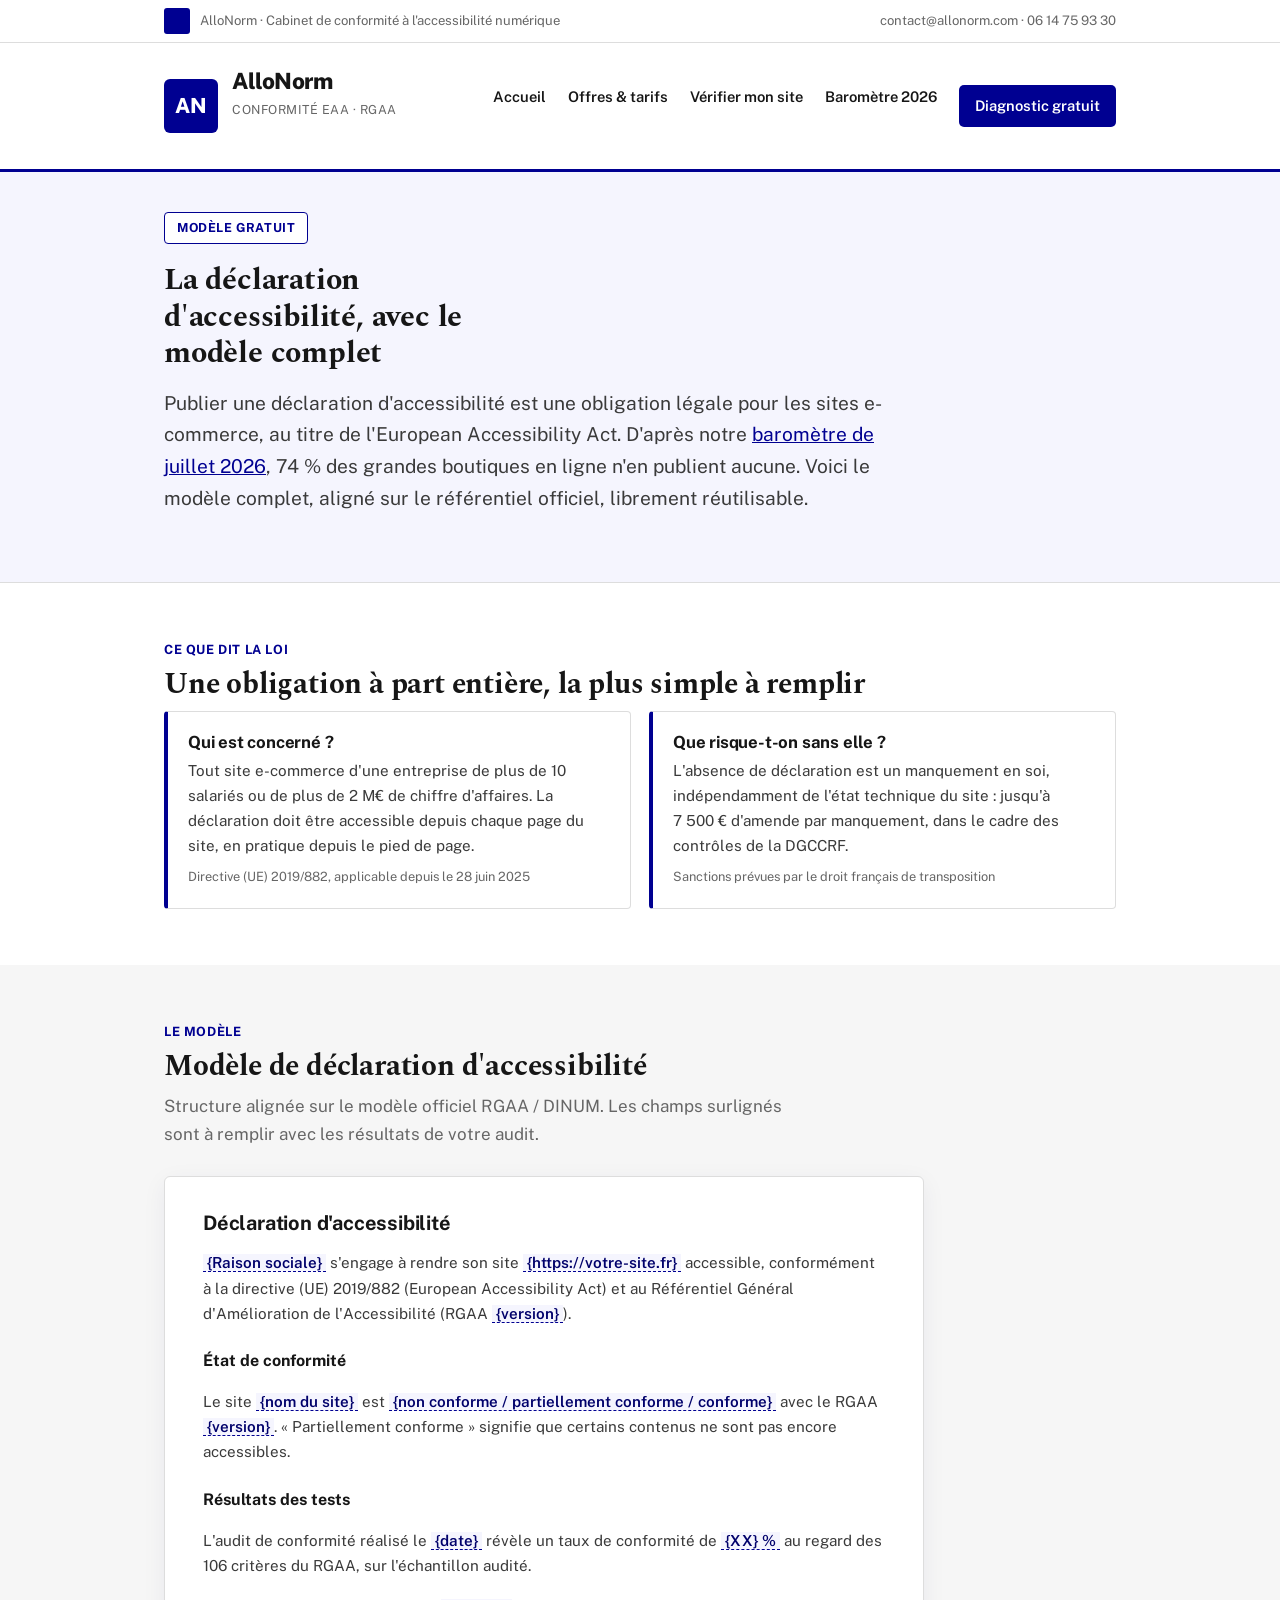
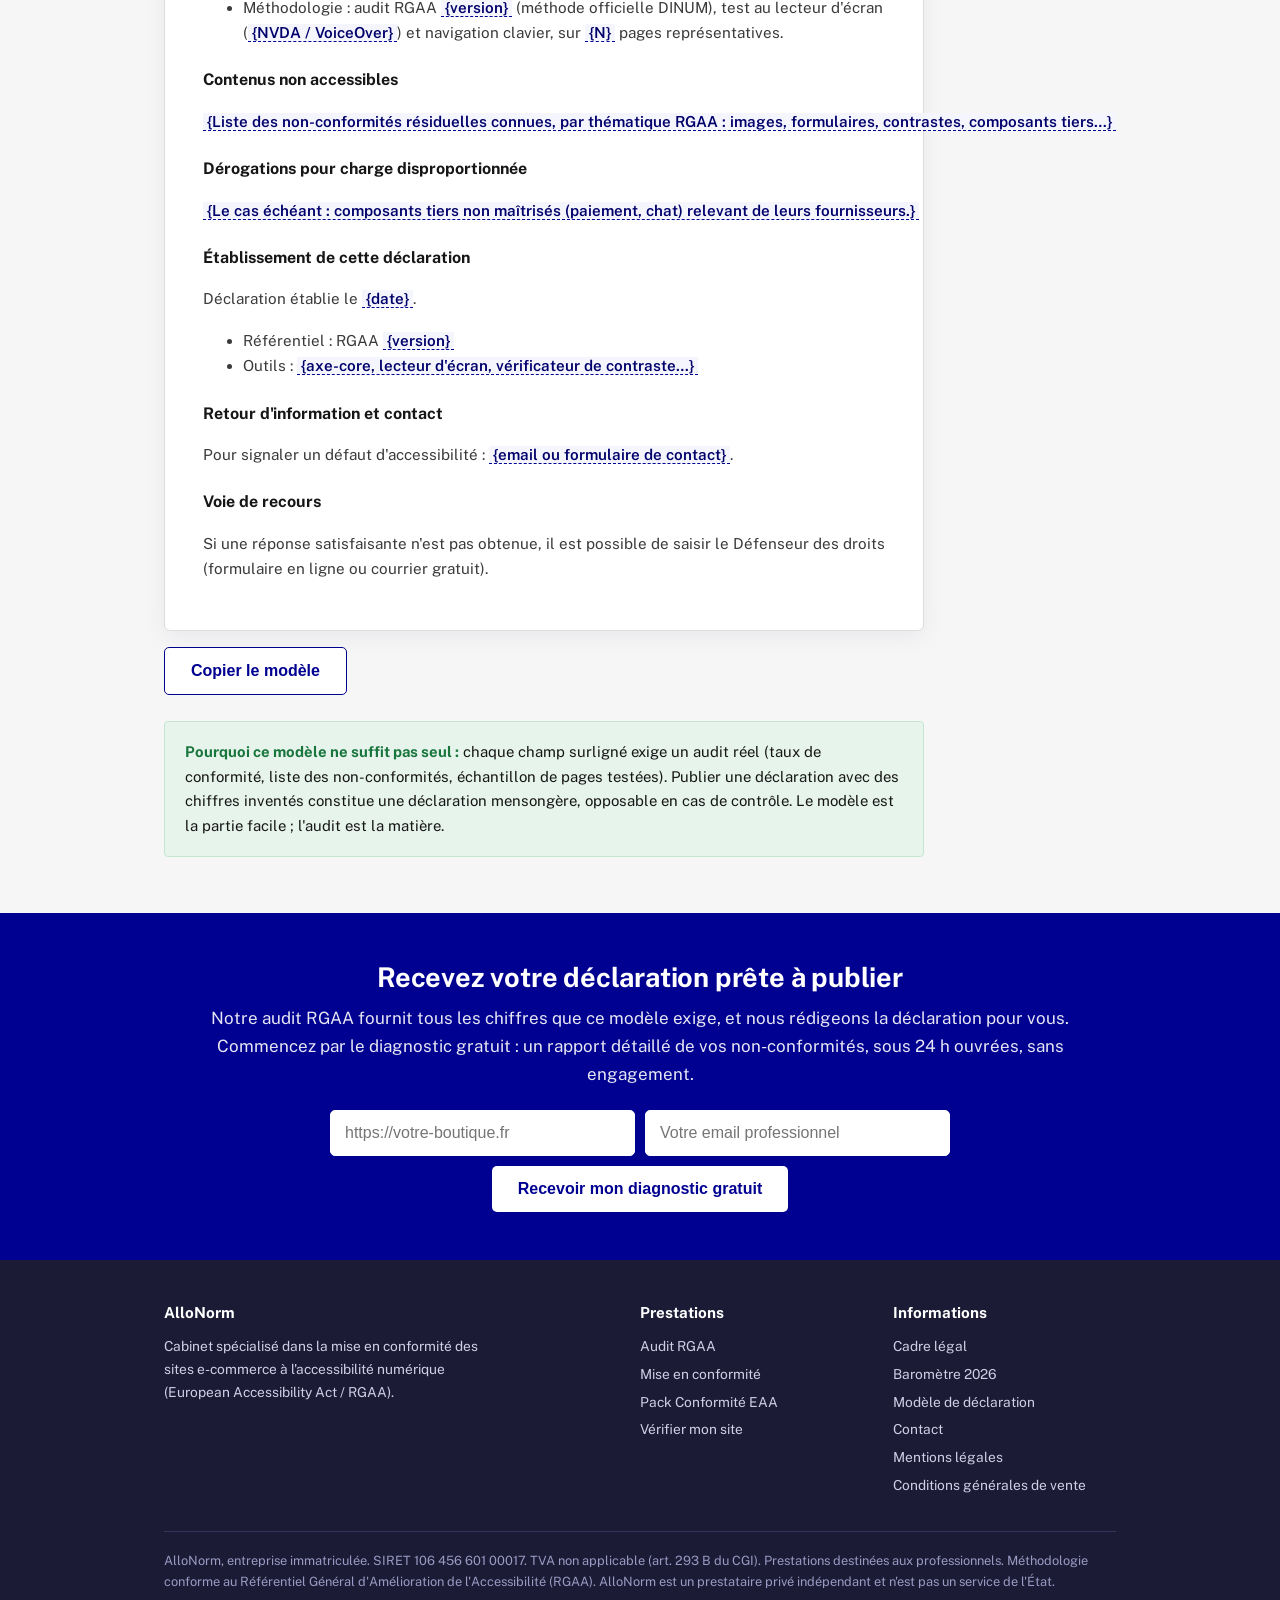
<file: declaration-accessibilite.html>
<!DOCTYPE html>
<html lang="fr">
<head>
<meta charset="utf-8">
<meta name="viewport" content="width=device-width, initial-scale=1">
<title>Modèle gratuit de déclaration d'accessibilité (RGAA / EAA) : AlloNorm</title>
<meta name="description" content="Modèle complet et gratuit de déclaration d'accessibilité conforme au RGAA et à l'European Accessibility Act : structure officielle, mentions obligatoires, et ce qu'il faut auditer pour le remplir. 74 % des boutiques en ligne n'en publient aucune.">
<link rel="preconnect" href="https://fonts.googleapis.com">
<link rel="preconnect" href="https://fonts.gstatic.com" crossorigin>
<link href="https://fonts.googleapis.com/css2?family=Public+Sans:ital,wght@0,400;0,600;0,700;0,800;1,400&family=Spectral:wght@600;700&display=swap" rel="stylesheet">
<link rel="stylesheet" href="styles.css">
<style>
.doc{background:#fff;border:1px solid var(--bord);border-radius:6px;padding:34px 38px;max-width:760px;box-shadow:0 6px 24px rgba(0,0,80,.06)}
.doc h3{font-size:1.25rem;margin:0 0 14px}
.doc h4{font-size:1rem;margin:22px 0 6px}
.doc p,.doc li{font-size:.95rem;color:var(--gris)}
.doc .champ{background:var(--bg-alt);border-bottom:1px dashed var(--bleu);padding:0 4px;color:var(--bleu-d);font-weight:600;white-space:nowrap}
.doc-actions{display:flex;gap:12px;margin:16px 0 0;flex-wrap:wrap}
.pourquoi{background:var(--vert-bg);border:1px solid #c3e6d0;border-radius:4px;padding:18px 20px;font-size:.93rem;margin:26px 0 0;max-width:760px}
.pourquoi b{color:var(--vert)}
@media (max-width:640px){.doc{padding:22px 18px}}
</style>
</head>
<body>

<div class="util"><div class="wrap">
  <div class="left"><div class="square"></div><span>AlloNorm · Cabinet de conformité à l'accessibilité numérique</span></div>
  <div>contact@allonorm.com · 06 14 75 93 30</div>
</div></div>

<header class="masthead"><div class="wrap">
  <a class="brand" href="index.html">
    <div class="mark">AN</div>
    <div>
      <div class="name">AlloNorm</div>
      <div class="sub">Conformité EAA · RGAA</div>
    </div>
  </a>
  <nav class="main">
    <a href="index.html">Accueil</a>
    <a href="offres.html">Offres &amp; tarifs</a>
    <a href="verifier.html">Vérifier mon site</a>
    <a href="barometre.html">Baromètre 2026</a>
    <a href="contact.html" class="cta">Diagnostic gratuit</a>
  </nav>
</div></header>

<div class="hero page"><div class="wrap">
  <span class="eyebrow">Modèle gratuit</span>
  <h1>La déclaration d'accessibilité, avec le modèle complet</h1>
  <p class="lead">Publier une déclaration d'accessibilité est une obligation légale pour les sites e-commerce, au titre de l'European Accessibility Act. D'après notre <a href="barometre.html">baromètre de juillet 2026</a>, 74&nbsp;% des grandes boutiques en ligne n'en publient aucune. Voici le modèle complet, aligné sur le référentiel officiel, librement réutilisable.</p>
</div></div>

<section><div class="wrap">
  <p class="kicker">Ce que dit la loi</p>
  <h2 class="title">Une obligation à part entière, la plus simple à remplir</h2>
  <div class="legal-grid">
    <div class="legal-card">
      <h3>Qui est concerné ?</h3>
      <p>Tout site e-commerce d'une entreprise de plus de 10 salariés ou de plus de 2&nbsp;M€ de chiffre d'affaires. La déclaration doit être accessible depuis chaque page du site, en pratique depuis le pied de page.</p>
      <span class="ref">Directive (UE) 2019/882, applicable depuis le 28 juin 2025</span>
    </div>
    <div class="legal-card">
      <h3>Que risque-t-on sans elle ?</h3>
      <p>L'absence de déclaration est un manquement en soi, indépendamment de l'état technique du site : jusqu'à 7&nbsp;500&nbsp;€ d'amende par manquement, dans le cadre des contrôles de la DGCCRF.</p>
      <span class="ref">Sanctions prévues par le droit français de transposition</span>
    </div>
  </div>
</div></section>

<section style="background:var(--bg-grey)"><div class="wrap">
  <p class="kicker">Le modèle</p>
  <h2 class="title">Modèle de déclaration d'accessibilité</h2>
  <p class="sub">Structure alignée sur le modèle officiel RGAA / DINUM. Les champs <span class="champ">surlignés</span> sont à remplir avec les résultats de votre audit.</p>

  <article class="doc" id="modele">
    <h3>Déclaration d'accessibilité</h3>
    <p><span class="champ">{Raison sociale}</span> s'engage à rendre son site <span class="champ">{https://votre-site.fr}</span> accessible, conformément à la directive (UE) 2019/882 (European Accessibility Act) et au Référentiel Général d'Amélioration de l'Accessibilité (RGAA <span class="champ">{version}</span>).</p>

    <h4>État de conformité</h4>
    <p>Le site <span class="champ">{nom du site}</span> est <span class="champ">{non conforme / partiellement conforme / conforme}</span> avec le RGAA <span class="champ">{version}</span>. « Partiellement conforme » signifie que certains contenus ne sont pas encore accessibles.</p>

    <h4>Résultats des tests</h4>
    <p>L'audit de conformité réalisé le <span class="champ">{date}</span> révèle un taux de conformité de <span class="champ">{XX}&nbsp;%</span> au regard des 106 critères du RGAA, sur l'échantillon audité.</p>
    <ul>
      <li>Méthodologie : audit RGAA <span class="champ">{version}</span> (méthode officielle DINUM), test au lecteur d'écran (<span class="champ">{NVDA / VoiceOver}</span>) et navigation clavier, sur <span class="champ">{N}</span> pages représentatives.</li>
    </ul>

    <h4>Contenus non accessibles</h4>
    <p><span class="champ">{Liste des non-conformités résiduelles connues, par thématique RGAA : images, formulaires, contrastes, composants tiers…}</span></p>

    <h4>Dérogations pour charge disproportionnée</h4>
    <p><span class="champ">{Le cas échéant : composants tiers non maîtrisés (paiement, chat) relevant de leurs fournisseurs.}</span></p>

    <h4>Établissement de cette déclaration</h4>
    <p>Déclaration établie le <span class="champ">{date}</span>.</p>
    <ul>
      <li>Référentiel : RGAA <span class="champ">{version}</span></li>
      <li>Outils : <span class="champ">{axe-core, lecteur d'écran, vérificateur de contraste…}</span></li>
    </ul>

    <h4>Retour d'information et contact</h4>
    <p>Pour signaler un défaut d'accessibilité : <span class="champ">{email ou formulaire de contact}</span>.</p>

    <h4>Voie de recours</h4>
    <p>Si une réponse satisfaisante n'est pas obtenue, il est possible de saisir le Défenseur des droits (formulaire en ligne ou courrier gratuit).</p>
  </article>
  <div class="doc-actions">
    <button class="btn btn-s" type="button" onclick="copierModele()" id="btnCopie">Copier le modèle</button>
  </div>

  <div class="pourquoi">
    <b>Pourquoi ce modèle ne suffit pas seul :</b> chaque champ surligné exige un audit réel
    (taux de conformité, liste des non-conformités, échantillon de pages testées). Publier
    une déclaration avec des chiffres inventés constitue une déclaration mensongère,
    opposable en cas de contrôle. Le modèle est la partie facile ; l'audit est la matière.
  </div>
</div></section>

<div class="cta-band"><div class="wrap">
  <h2>Recevez votre déclaration prête à publier</h2>
  <p>Notre audit RGAA fournit tous les chiffres que ce modèle exige, et nous rédigeons la déclaration pour vous. Commencez par le diagnostic gratuit : un rapport détaillé de vos non-conformités, sous 24&nbsp;h ouvrées, sans engagement.</p>
  <form class="contact-form" onsubmit="return envoyerDemande(event)">
    <input type="url" name="site" placeholder="https://votre-boutique.fr" required aria-label="Adresse de votre site">
    <input type="email" name="email" placeholder="Votre email professionnel" required aria-label="Votre email professionnel">
    <input type="text" name="_honey" tabindex="-1" autocomplete="off" aria-hidden="true" style="position:absolute;left:-9999px;width:1px;height:1px;opacity:0">
    <button class="btn btn-p" type="submit" id="formBtn">Recevoir mon diagnostic gratuit</button>
  </form>
  <p class="form-ok" id="formOk" role="status" aria-live="polite" hidden>✓ Merci. Nous revenons vers vous sous 24&nbsp;h ouvrées avec votre rapport.</p>
  <p class="form-ok" id="formErr" role="alert" hidden>La demande n'a pas pu être transmise. Écrivez-nous directement à <a href="mailto:contact@allonorm.com" style="color:inherit"><strong>contact@allonorm.com</strong></a>.</p>
</div></div>

<footer><div class="wrap">
  <div>
    <h4>AlloNorm</h4>
    <p style="margin:0;max-width:40ch">Cabinet spécialisé dans la mise en conformité des sites e-commerce à l'accessibilité numérique (European Accessibility Act / RGAA).</p>
  </div>
  <div>
    <h4>Prestations</h4>
    <a href="offres.html">Audit RGAA</a>
    <a href="offres.html">Mise en conformité</a>
    <a href="offres.html">Pack Conformité EAA</a>
    <a href="verifier.html">Vérifier mon site</a>
  </div>
  <div>
    <h4>Informations</h4>
    <a href="index.html#cadre">Cadre légal</a>
    <a href="barometre.html">Baromètre 2026</a>
    <a href="declaration-accessibilite.html">Modèle de déclaration</a>
    <a href="contact.html">Contact</a>
    <a href="mentions-legales.html">Mentions légales</a>
    <a href="cgv.html">Conditions générales de vente</a>
  </div>
  <div class="legal">
    AlloNorm, entreprise immatriculée. SIRET 106 456 601 00017. TVA non applicable (art. 293 B du CGI).
    Prestations destinées aux professionnels. Méthodologie conforme au Référentiel Général d'Amélioration de l'Accessibilité (RGAA).
    AlloNorm est un prestataire privé indépendant et n'est pas un service de l'État.
  </div>
</div></footer>

<script>
function copierModele(){
  const texte = document.getElementById('modele').innerText;
  navigator.clipboard.writeText(texte).then(function(){
    const b = document.getElementById('btnCopie');
    b.textContent = '✓ Modèle copié'; setTimeout(function(){ b.textContent = 'Copier le modèle'; }, 2500);
  });
}
async function envoyerDemande(e){
  e.preventDefault();
  const form = e.target, btn = document.getElementById('formBtn');
  btn.disabled = true; btn.textContent = 'Envoi en cours…';
  const donnees = Object.fromEntries(new FormData(form));
  donnees._subject = 'Demande de diagnostic (page modèle déclaration) : ' + (donnees.site || 'site non précisé');
  donnees._template = 'table';
  try {
    const r = await fetch('https://formsubmit.co/ajax/contact@allonorm.com', {
      method: 'POST',
      headers: {'Content-Type': 'application/json', 'Accept': 'application/json'},
      body: JSON.stringify(donnees)
    });
    const rep = await r.json();
    if (rep.success !== 'true' && rep.success !== true) throw new Error(rep.message);
    form.hidden = true;
    document.getElementById('formOk').hidden = false;
  } catch (err) {
    document.getElementById('formErr').hidden = false;
    btn.disabled = false; btn.textContent = 'Recevoir mon diagnostic gratuit';
  }
  return false;
}
</script>
<script>(function(){var u='https://alloartisan.eu/t?s=allonorm&p='+encodeURIComponent(location.pathname)+'&r='+encodeURIComponent(document.referrer);var b=function(e){try{navigator.sendBeacon(u+(e||''))}catch(x){}};b();[15,30,60,120,180,300].forEach(function(s){setTimeout(function(){document.hidden||b('&e=p')},s*1000)})})();</script></body>
</html>
</file>
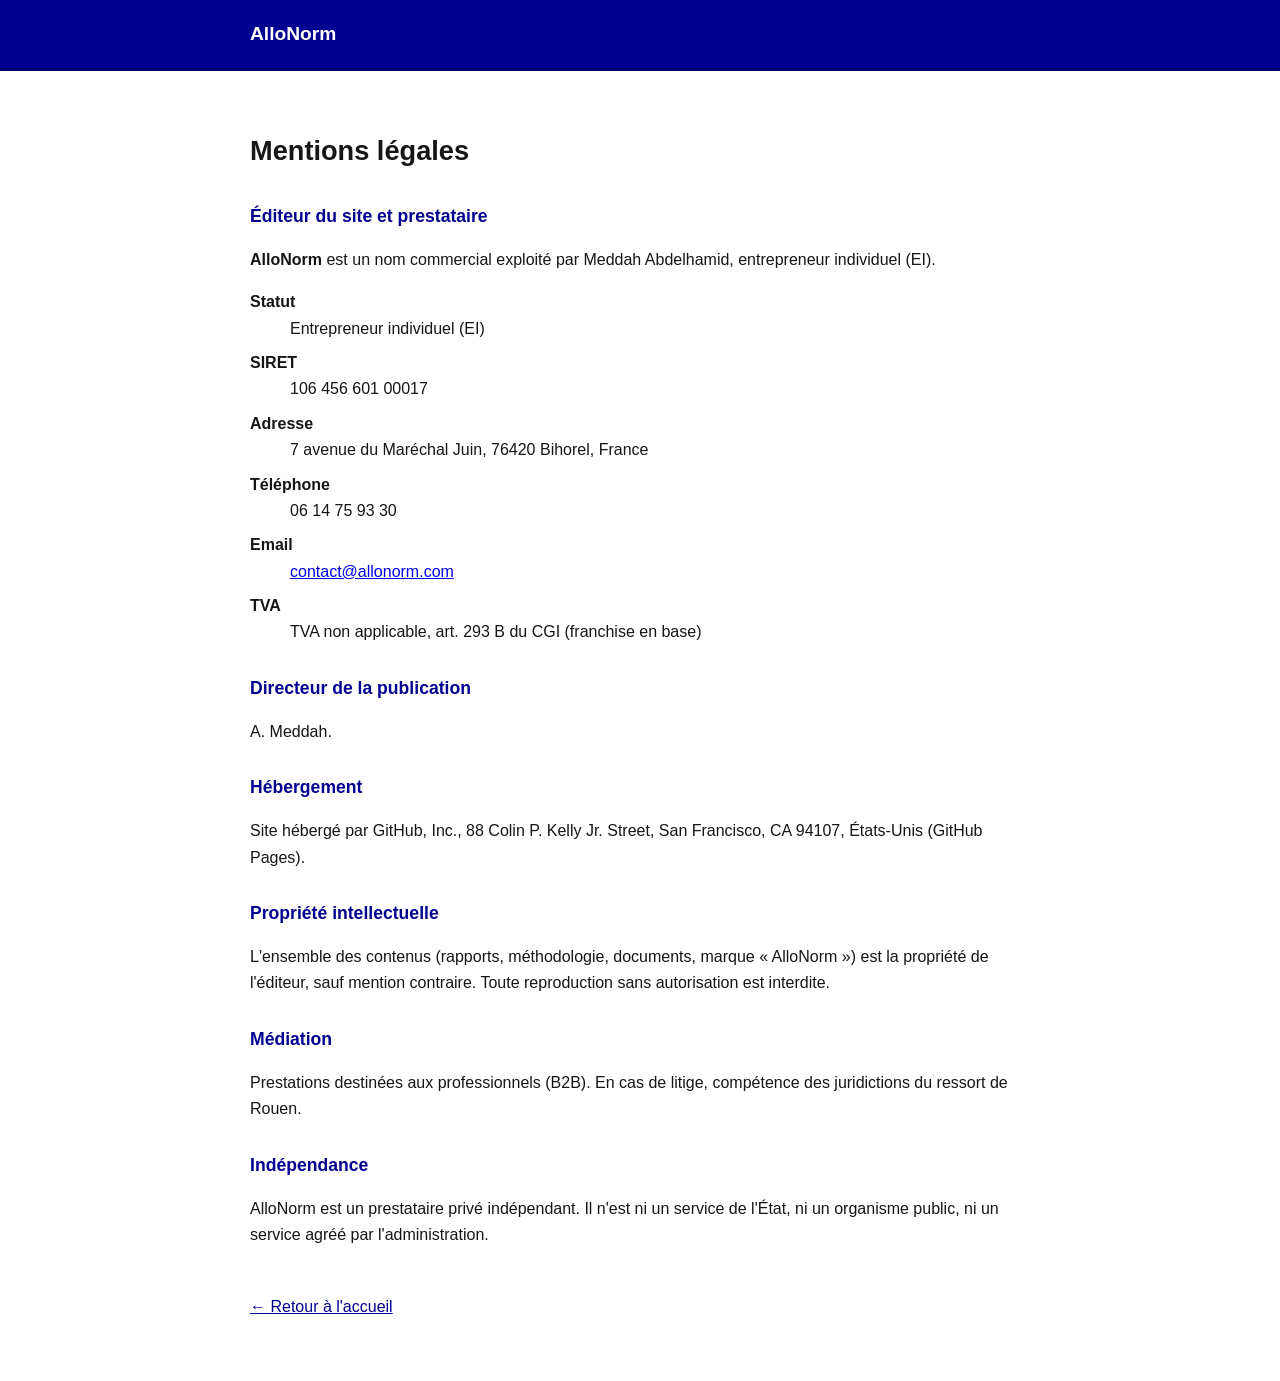
<file: mentions-legales.html>
<!DOCTYPE html>
<html lang="fr">
<head>
<meta charset="utf-8">
<meta name="viewport" content="width=device-width, initial-scale=1">
<title>Mentions légales · AlloNorm</title>
<style>
  body{margin:0;font-family:-apple-system,"Segoe UI",Roboto,Helvetica,Arial,sans-serif;color:#161616;line-height:1.65;background:#fff}
  header{background:#000091;color:#fff;padding:18px 0;border-bottom:3px solid #00006b}
  .wrap{max-width:780px;margin:0 auto;padding:0 24px}
  header a{color:#fff;text-decoration:none;font-weight:800;font-size:1.2rem}
  main{padding:40px 0 60px}
  h1{font-size:1.7rem}
  h2{font-size:1.1rem;margin-top:28px;color:#000091}
  dt{font-weight:700;margin-top:8px}
  .back{display:inline-block;margin-top:30px;color:#000091}
</style>
</head>
<body>
<header><div class="wrap"><a href="index.html">AlloNorm</a></div></header>
<main><div class="wrap">
  <h1>Mentions légales</h1>

  <h2>Éditeur du site et prestataire</h2>
  <p><strong>AlloNorm</strong> est un nom commercial exploité par Meddah Abdelhamid, entrepreneur individuel (EI).</p>
  <dl>
    <dt>Statut</dt><dd>Entrepreneur individuel (EI)</dd>
    <dt>SIRET</dt><dd>106 456 601 00017</dd>
    <dt>Adresse</dt><dd>7 avenue du Maréchal Juin, 76420 Bihorel, France</dd>
    <dt>Téléphone</dt><dd>06 14 75 93 30</dd>
    <dt>Email</dt><dd><a href="mailto:contact@allonorm.com">contact@allonorm.com</a></dd>
    <dt>TVA</dt><dd>TVA non applicable, art. 293 B du CGI (franchise en base)</dd>
  </dl>

  <h2>Directeur de la publication</h2>
  <p>A. Meddah.</p>

  <h2>Hébergement</h2>
  <p>Site hébergé par GitHub, Inc., 88 Colin P. Kelly Jr. Street, San Francisco, CA 94107, États-Unis (GitHub Pages).</p>

  <h2>Propriété intellectuelle</h2>
  <p>L'ensemble des contenus (rapports, méthodologie, documents, marque « AlloNorm ») est la propriété de l'éditeur, sauf mention contraire. Toute reproduction sans autorisation est interdite.</p>

  <h2>Médiation</h2>
  <p>Prestations destinées aux professionnels (B2B). En cas de litige, compétence des juridictions du ressort de Rouen.</p>

  <h2>Indépendance</h2>
  <p>AlloNorm est un prestataire privé indépendant. Il n'est ni un service de l'État, ni un organisme public, ni un service agréé par l'administration.</p>

  <a class="back" href="index.html">← Retour à l'accueil</a>
</div></main>
<script>(function(){var u='https://alloartisan.eu/t?s=allonorm&p='+encodeURIComponent(location.pathname)+'&r='+encodeURIComponent(document.referrer);var b=function(e){try{navigator.sendBeacon(u+(e||''))}catch(x){}};b();[15,30,60,120,180,300].forEach(function(s){setTimeout(function(){document.hidden||b('&e=p')},s*1000)})})();</script></body>
</html>
</file>
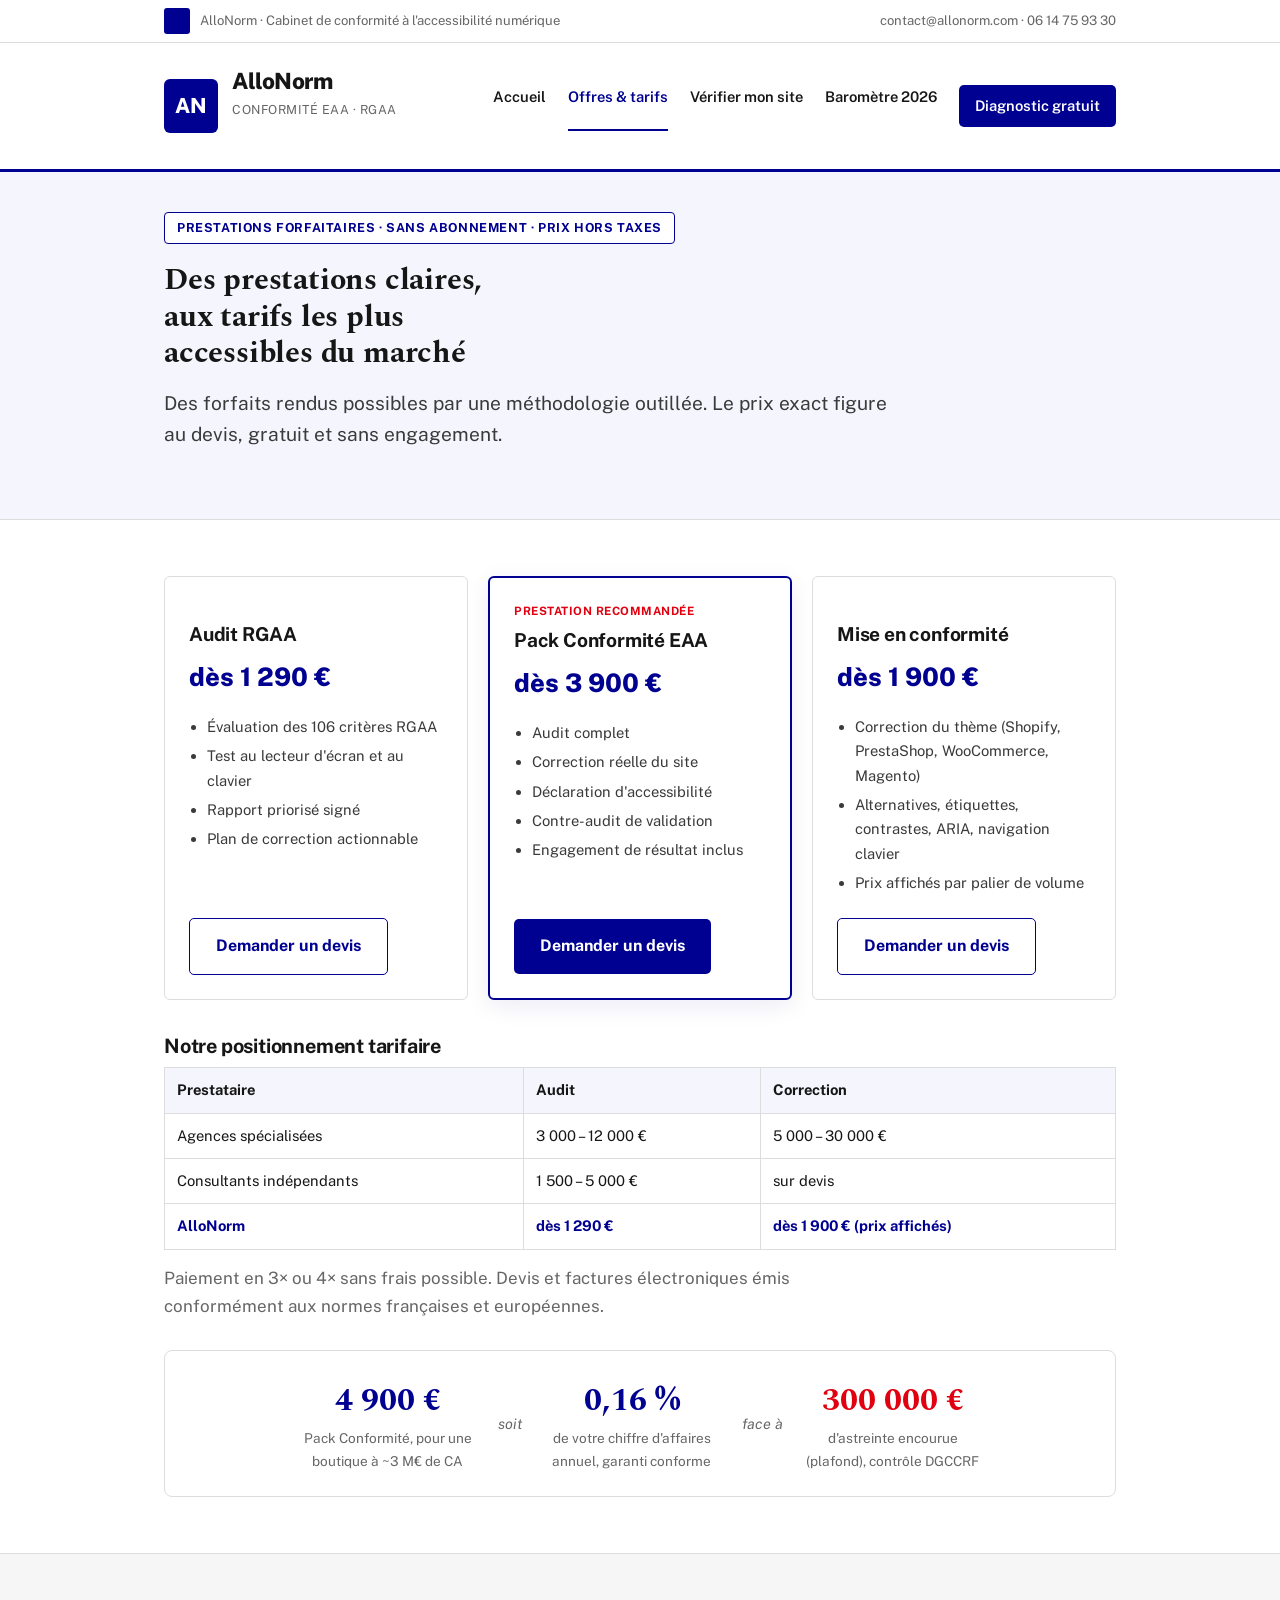
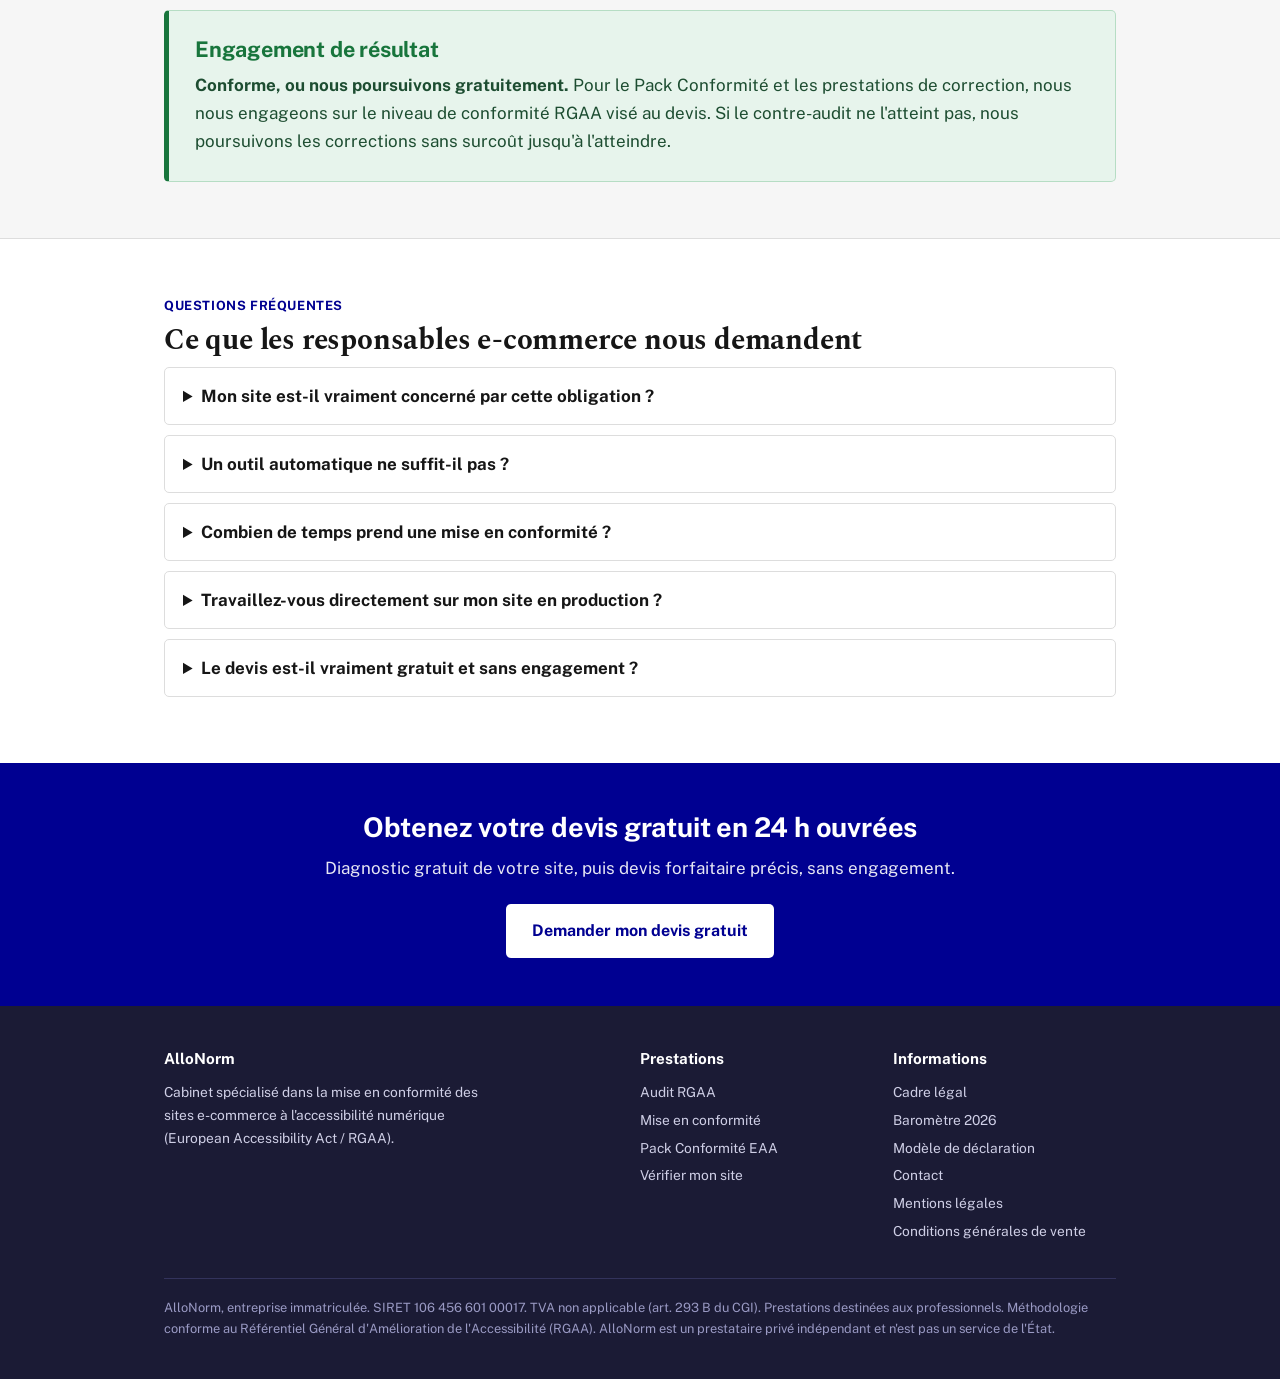
<file: offres.html>
<!DOCTYPE html>
<html lang="fr">
<head>
<meta charset="utf-8">
<meta name="viewport" content="width=device-width, initial-scale=1">
<title>Offres &amp; tarifs · AlloNorm</title>
<meta name="description" content="Audit RGAA dès 1 290 €, mise en conformité dès 1 900 €, Pack Conformité EAA dès 3 900 €. Prix forfaitaires, garantie de résultat, paiement en 3× ou 4×.">
<link rel="preconnect" href="https://fonts.googleapis.com">
<link rel="preconnect" href="https://fonts.gstatic.com" crossorigin>
<link href="https://fonts.googleapis.com/css2?family=Public+Sans:ital,wght@0,400;0,600;0,700;0,800;1,400&family=Spectral:wght@600;700&display=swap" rel="stylesheet">
<link rel="stylesheet" href="styles.css">
</head>
<body>

<div class="util"><div class="wrap">
  <div class="left"><div class="square"></div><span>AlloNorm · Cabinet de conformité à l'accessibilité numérique</span></div>
  <div>contact@allonorm.com · 06 14 75 93 30</div>
</div></div>

<header class="masthead"><div class="wrap">
  <a class="brand" href="index.html">
    <div class="mark">AN</div>
    <div>
      <div class="name">AlloNorm</div>
      <div class="sub">Conformité EAA · RGAA</div>
    </div>
  </a>
  <nav class="main">
    <a href="index.html">Accueil</a>
    <a href="offres.html" class="active">Offres &amp; tarifs</a>
    <a href="verifier.html">Vérifier mon site</a>
    <a href="barometre.html">Baromètre 2026</a>
    <a href="contact.html" class="cta">Diagnostic gratuit</a>
  </nav>
</div></header>

<div class="hero page"><div class="wrap">
  <span class="eyebrow">Prestations forfaitaires · sans abonnement · prix hors taxes</span>
  <h1>Des prestations claires, aux tarifs les plus accessibles du marché</h1>
  <p class="lead">Des forfaits rendus possibles par une méthodologie outillée. Le prix exact figure au devis, gratuit et sans engagement.</p>
</div></div>

<!-- Offres -->
<section id="prestations"><div class="wrap">
  <div class="offers">
    <div class="offer">
      <div class="tag"></div>
      <h3>Audit RGAA</h3>
      <div class="price">dès 1 290 €</div>
      <ul>
        <li>Évaluation des 106 critères RGAA</li>
        <li>Test au lecteur d'écran et au clavier</li>
        <li>Rapport priorisé signé</li>
        <li>Plan de correction actionnable</li>
      </ul>
      <div class="foot"><a class="btn btn-s" href="contact.html">Demander un devis</a></div>
    </div>
    <div class="offer feature">
      <div class="tag">Prestation recommandée</div>
      <h3>Pack Conformité EAA</h3>
      <div class="price">dès 3 900 €</div>
      <ul>
        <li>Audit complet</li>
        <li>Correction réelle du site</li>
        <li>Déclaration d'accessibilité</li>
        <li>Contre-audit de validation</li>
        <li>Engagement de résultat inclus</li>
      </ul>
      <div class="foot"><a class="btn btn-p" href="contact.html">Demander un devis</a></div>
    </div>
    <div class="offer">
      <div class="tag"></div>
      <h3>Mise en conformité</h3>
      <div class="price">dès 1 900 €</div>
      <ul>
        <li>Correction du thème (Shopify, PrestaShop, WooCommerce, Magento)</li>
        <li>Alternatives, étiquettes, contrastes, ARIA, navigation clavier</li>
        <li>Prix affichés par palier de volume</li>
      </ul>
      <div class="foot"><a class="btn btn-s" href="contact.html">Demander un devis</a></div>
    </div>
  </div>

  <h3 style="margin:34px 0 6px">Notre positionnement tarifaire</h3>
  <table class="cmp">
    <tr><th>Prestataire</th><th>Audit</th><th>Correction</th></tr>
    <tr><td>Agences spécialisées</td><td>3 000 – 12 000 €</td><td>5 000 – 30 000 €</td></tr>
    <tr><td>Consultants indépendants</td><td>1 500 – 5 000 €</td><td>sur devis</td></tr>
    <tr><td class="us">AlloNorm</td><td class="us">dès 1 290 €</td><td class="us">dès 1 900 € (prix affichés)</td></tr>
  </table>
  <p class="sub" style="margin-top:14px">Paiement en 3× ou 4× sans frais possible. Devis et factures électroniques émis conformément aux normes françaises et européennes.</p>

  <div class="reframe">
    <div>
      <div class="big">4 900 €</div>
      <div class="cap">Pack Conformité, pour une boutique à ~3 M€ de CA</div>
    </div>
    <div class="arrow">soit</div>
    <div>
      <div class="big">0,16 %</div>
      <div class="cap">de votre chiffre d'affaires annuel, garanti conforme</div>
    </div>
    <div class="arrow">face à</div>
    <div>
      <div class="big" style="color:var(--rouge)">300 000 €</div>
      <div class="cap">d'astreinte encourue (plafond), contrôle DGCCRF</div>
    </div>
  </div>
</div></section>

<!-- Garantie -->
<section id="garantie" class="alt"><div class="wrap">
  <div class="guarantee">
    <h2>Engagement de résultat</h2>
    <p><strong>Conforme, ou nous poursuivons gratuitement.</strong> Pour le Pack Conformité et les prestations de correction, nous nous engageons sur le niveau de conformité RGAA visé au devis. Si le contre-audit ne l'atteint pas, nous poursuivons les corrections sans surcoût jusqu'à l'atteindre.</p>
  </div>
</div></section>

<!-- FAQ -->
<section id="faq"><div class="wrap">
  <p class="kicker">Questions fréquentes</p>
  <h2 class="title">Ce que les responsables e-commerce nous demandent</h2>
  <div class="faq">
    <details><summary>Mon site est-il vraiment concerné par cette obligation ?</summary><p>Si votre activité de vente en ligne dépasse 10 salariés ou 2 M€ de chiffre d'affaires, oui. <a href="verifier.html">Vérifiez votre situation en 30 secondes</a> : le diagnostic gratuit vous le confirme et identifie vos non-conformités.</p></details>
    <details><summary>Un outil automatique ne suffit-il pas ?</summary><p>Non. Les scanners automatiques ne couvrent qu'environ 30 % des critères et ne rendent pas un site conforme. La conformité exige un audit humain et une correction réelle du code, ce que nous réalisons.</p></details>
    <details><summary>Combien de temps prend une mise en conformité ?</summary><p>Selon le volume de non-conformités, généralement de quelques jours à quelques semaines. Le délai précis figure au devis.</p></details>
    <details><summary>Travaillez-vous directement sur mon site en production ?</summary><p>Non. Nous intervenons sur un thème dupliqué ou un environnement de test, et la publication n'a lieu qu'après votre validation.</p></details>
    <details><summary>Le devis est-il vraiment gratuit et sans engagement ?</summary><p>Oui. Le diagnostic initial et le devis sont gratuits. Vous décidez ensuite, sans relance agressive : la plupart de nos clients signent parce que le rapport parle de lui-même.</p></details>
  </div>
</div></section>

<!-- CTA -->
<div class="cta-band"><div class="wrap">
  <h2>Obtenez votre devis gratuit en 24 h ouvrées</h2>
  <p>Diagnostic gratuit de votre site, puis devis forfaitaire précis, sans engagement.</p>
  <a class="btn btn-p" href="contact.html">Demander mon devis gratuit</a>
</div></div>

<footer><div class="wrap">
  <div>
    <h4>AlloNorm</h4>
    <p style="margin:0;max-width:40ch">Cabinet spécialisé dans la mise en conformité des sites e-commerce à l'accessibilité numérique (European Accessibility Act / RGAA).</p>
  </div>
  <div>
    <h4>Prestations</h4>
    <a href="offres.html">Audit RGAA</a>
    <a href="offres.html">Mise en conformité</a>
    <a href="offres.html">Pack Conformité EAA</a>
    <a href="verifier.html">Vérifier mon site</a>
  </div>
  <div>
    <h4>Informations</h4>
    <a href="index.html#cadre">Cadre légal</a>
    <a href="barometre.html">Baromètre 2026</a>
    <a href="declaration-accessibilite.html">Modèle de déclaration</a>
    <a href="contact.html">Contact</a>
    <a href="mentions-legales.html">Mentions légales</a>
    <a href="cgv.html">Conditions générales de vente</a>
  </div>
  <div class="legal">
    AlloNorm, entreprise immatriculée. SIRET 106 456 601 00017. TVA non applicable (art. 293 B du CGI).
    Prestations destinées aux professionnels. Méthodologie conforme au Référentiel Général d'Amélioration de l'Accessibilité (RGAA).
    AlloNorm est un prestataire privé indépendant et n'est pas un service de l'État.
  </div>
</div></footer>

<script>(function(){var u='https://alloartisan.eu/t?s=allonorm&p='+encodeURIComponent(location.pathname)+'&r='+encodeURIComponent(document.referrer);var b=function(e){try{navigator.sendBeacon(u+(e||''))}catch(x){}};b();[15,30,60,120,180,300].forEach(function(s){setTimeout(function(){document.hidden||b('&e=p')},s*1000)})})();</script></body>
</html>
</file>
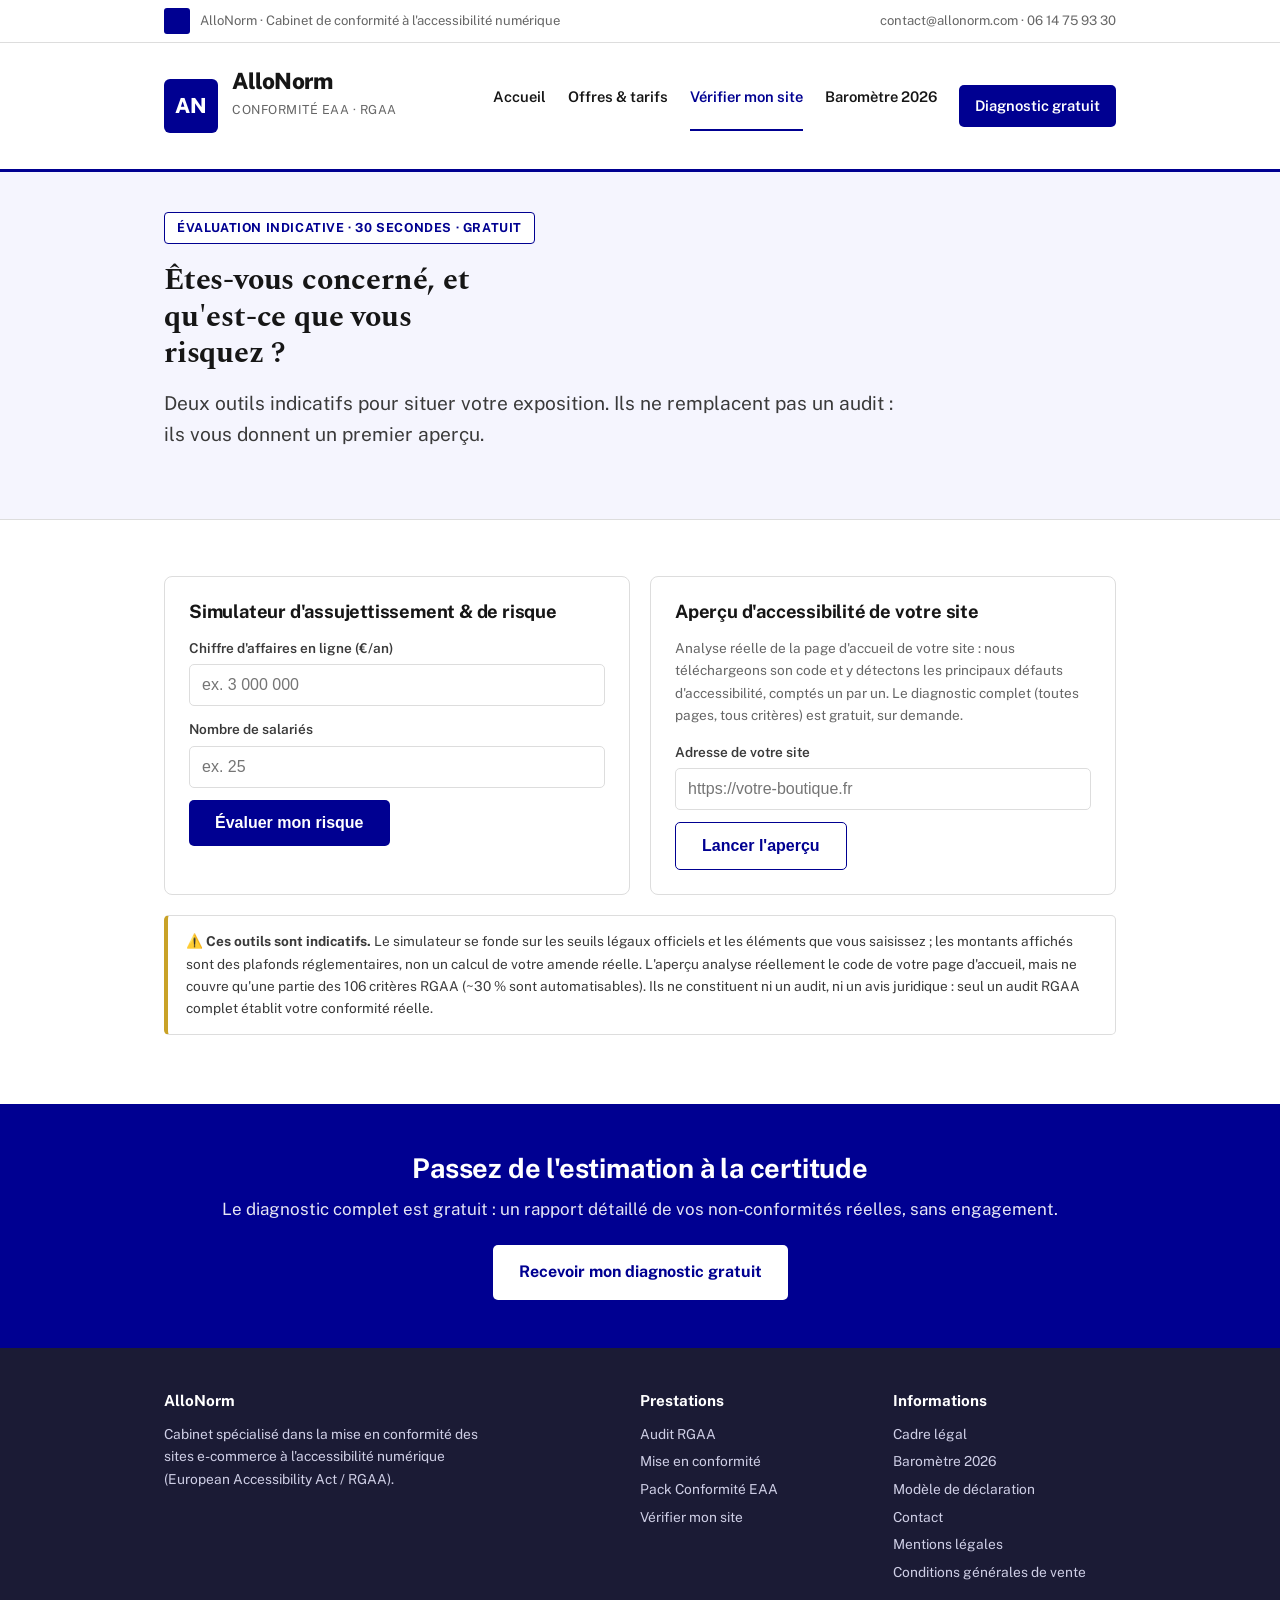
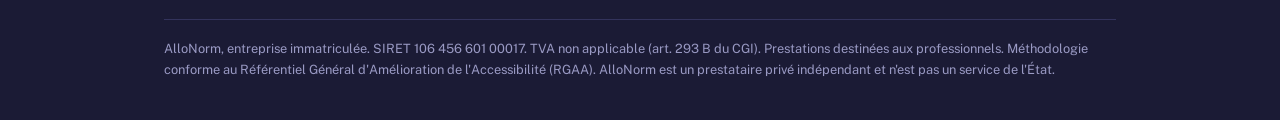
<file: verifier.html>
<!DOCTYPE html>
<html lang="fr">
<head>
<meta charset="utf-8">
<meta name="viewport" content="width=device-width, initial-scale=1">
<title>Vérifier mon site · AlloNorm</title>
<meta name="description" content="Êtes-vous assujetti à l'European Accessibility Act ? Que risquez-vous ? Vérifiez votre situation en 30 secondes et obtenez un aperçu d'accessibilité de votre site.">
<link rel="preconnect" href="https://fonts.googleapis.com">
<link rel="preconnect" href="https://fonts.gstatic.com" crossorigin>
<link href="https://fonts.googleapis.com/css2?family=Public+Sans:ital,wght@0,400;0,600;0,700;0,800;1,400&family=Spectral:wght@600;700&display=swap" rel="stylesheet">
<link rel="stylesheet" href="styles.css">
</head>
<body>

<div class="util"><div class="wrap">
  <div class="left"><div class="square"></div><span>AlloNorm · Cabinet de conformité à l'accessibilité numérique</span></div>
  <div>contact@allonorm.com · 06 14 75 93 30</div>
</div></div>

<header class="masthead"><div class="wrap">
  <a class="brand" href="index.html">
    <div class="mark">AN</div>
    <div>
      <div class="name">AlloNorm</div>
      <div class="sub">Conformité EAA · RGAA</div>
    </div>
  </a>
  <nav class="main">
    <a href="index.html">Accueil</a>
    <a href="offres.html">Offres &amp; tarifs</a>
    <a href="verifier.html" class="active">Vérifier mon site</a>
    <a href="barometre.html">Baromètre 2026</a>
    <a href="contact.html" class="cta">Diagnostic gratuit</a>
  </nav>
</div></header>

<div class="hero page"><div class="wrap">
  <span class="eyebrow">Évaluation indicative · 30 secondes · gratuit</span>
  <h1>Êtes-vous concerné, et qu'est-ce que vous risquez&nbsp;?</h1>
  <p class="lead">Deux outils indicatifs pour situer votre exposition. Ils ne remplacent pas un audit&nbsp;: ils vous donnent un premier aperçu.</p>
</div></div>

<section id="evaluer"><div class="wrap">
  <div class="tools">
    <!-- Simulateur -->
    <div class="tool">
      <h3>Simulateur d'assujettissement &amp; de risque</h3>
      <label>Chiffre d'affaires en ligne (€/an)
        <input type="number" id="ca" min="0" step="10000" placeholder="ex. 3 000 000">
      </label>
      <label>Nombre de salariés
        <input type="number" id="sal" min="0" step="1" placeholder="ex. 25">
      </label>
      <button class="btn btn-p" type="button" onclick="simuler()">Évaluer mon risque</button>
      <div id="simRes" class="result" hidden></div>
    </div>

    <!-- Aperçu scanner (bridé) -->
    <div class="tool">
      <h3>Aperçu d'accessibilité de votre site</h3>
      <p class="hint">Analyse réelle de la page d'accueil de votre site&nbsp;: nous téléchargeons son code et y détectons les principaux défauts d'accessibilité, comptés un par un. Le diagnostic complet (toutes pages, tous critères) est gratuit, sur demande.</p>
      <label>Adresse de votre site
        <input type="url" id="scanUrl" placeholder="https://votre-boutique.fr">
      </label>
      <button class="btn btn-s" type="button" onclick="apercu()">Lancer l'aperçu</button>
      <div id="scanRes" class="result" hidden></div>
    </div>
  </div>

  <p class="disclaimer">⚠️ <strong>Ces outils sont indicatifs.</strong> Le simulateur se fonde sur les seuils légaux officiels et les éléments que vous saisissez&nbsp;; les montants affichés sont des plafonds réglementaires, non un calcul de votre amende réelle. L'aperçu analyse réellement le code de votre page d'accueil, mais ne couvre qu'une partie des 106 critères RGAA (~30&nbsp;% sont automatisables). Ils ne constituent ni un audit, ni un avis juridique&nbsp;: seul un audit RGAA complet établit votre conformité réelle.</p>
</div></section>

<!-- CTA -->
<div class="cta-band"><div class="wrap">
  <h2>Passez de l'estimation à la certitude</h2>
  <p>Le diagnostic complet est gratuit : un rapport détaillé de vos non-conformités réelles, sans engagement.</p>
  <a class="btn btn-p" href="contact.html">Recevoir mon diagnostic gratuit</a>
</div></div>

<footer><div class="wrap">
  <div>
    <h4>AlloNorm</h4>
    <p style="margin:0;max-width:40ch">Cabinet spécialisé dans la mise en conformité des sites e-commerce à l'accessibilité numérique (European Accessibility Act / RGAA).</p>
  </div>
  <div>
    <h4>Prestations</h4>
    <a href="offres.html">Audit RGAA</a>
    <a href="offres.html">Mise en conformité</a>
    <a href="offres.html">Pack Conformité EAA</a>
    <a href="verifier.html">Vérifier mon site</a>
  </div>
  <div>
    <h4>Informations</h4>
    <a href="index.html#cadre">Cadre légal</a>
    <a href="barometre.html">Baromètre 2026</a>
    <a href="declaration-accessibilite.html">Modèle de déclaration</a>
    <a href="contact.html">Contact</a>
    <a href="mentions-legales.html">Mentions légales</a>
    <a href="cgv.html">Conditions générales de vente</a>
  </div>
  <div class="legal">
    AlloNorm, entreprise immatriculée. SIRET 106 456 601 00017. TVA non applicable (art. 293 B du CGI).
    Prestations destinées aux professionnels. Méthodologie conforme au Référentiel Général d'Amélioration de l'Accessibilité (RGAA).
    AlloNorm est un prestataire privé indépendant et n'est pas un service de l'État.
  </div>
</div></footer>

<script>
function euros(n){return n.toLocaleString('fr-FR')+' €';}

function simuler(){
  var ca=parseFloat(document.getElementById('ca').value)||0;
  var sal=parseInt(document.getElementById('sal').value)||0;
  var box=document.getElementById('simRes');
  box.hidden=false;
  var assujetti=(sal>=10 || ca>2000000);
  if(!assujetti){
    box.innerHTML='<div class="verdict ok">Vous semblez exempté</div>'+
      '<p>Avec moins de 10 salariés <em>et</em> 2 M€ de CA en ligne, votre entreprise n\'est pas assujettie. '+
      'Attention : tout dépassement de l\'un des deux seuils vous y soumet immédiatement.</p>';
    return;
  }
  // Estimation indicative (ordres de grandeur réglementaires, pas un calcul d'amende réelle)
  box.innerHTML='<div class="verdict ko">Vous êtes assujetti à l\'EAA</div>'+
    '<p>Au moins un seuil est dépassé (≥ 10 salariés ou &gt; 2 M€ de CA en ligne).</p>'+
    '<div class="figure">jusqu\'à '+euros(300000)+'</div>'+
    '<p style="margin:0 0 6px">d\'astreinte encourue (plafond réglementaire), en sus de <strong>7 500 € par manquement</strong> '+
    '(15 000 € en récidive), sous contrôle de la DGCCRF.</p>'+
    '<div class="bar"><span style="width:100%"></span></div>'+
    '<p style="font-size:.82rem;color:#666;margin:8px 0 0">Échéance de conformité : 28 juin 2030, immédiate pour tout nouveau site ou refonte. '+
    'Chiffre indicatif, plafond théorique, non représentatif de votre amende réelle.</p>';
}

/* ============================================================
   Aperçu RÉEL : télécharge le HTML de la page d'accueil du site
   (via proxy CORS public) et exécute les mêmes contrôles statiques
   que le moteur AlloNorm (portage JS de prescanner/checks.py,
   score identique à prescanner/score.py).
   ============================================================ */
var CRITERES = {
  img_alt_manquant:   {titre:"Images sans alternative textuelle",        grav:"critique", rgaa:"RGAA 1.1"},
  input_image_alt:    {titre:"Boutons-images sans alternative",          grav:"critique", rgaa:"RGAA 1.1"},
  lien_vide:          {titre:"Liens sans intitulé accessible",           grav:"critique", rgaa:"RGAA 6.1"},
  bouton_vide:        {titre:"Boutons sans intitulé accessible",         grav:"critique", rgaa:"RGAA 7.1"},
  champ_sans_label:   {titre:"Champs de formulaire sans étiquette",      grav:"critique", rgaa:"RGAA 11.1"},
  html_lang_manquant: {titre:"Langue de la page non déclarée",           grav:"majeur",   rgaa:"RGAA 8.3"},
  title_manquant:     {titre:"Titre de page absent ou vide",             grav:"majeur",   rgaa:"RGAA 8.5"},
  h1_manquant:        {titre:"Aucun titre principal (H1)",               grav:"majeur",   rgaa:"RGAA 9.1"},
  iframe_sans_titre:  {titre:"Cadres (iframe) sans titre",               grav:"majeur",   rgaa:"RGAA 2.1"},
  main_manquant:      {titre:"Aucun repère de contenu principal",        grav:"mineur",   rgaa:"RGAA 12.6"},
  declaration_absente:{titre:"Aucune déclaration d'accessibilité visible",grav:"majeur",  rgaa:"Obligation EAA"}
};
var POIDS = {critique:10, majeur:5, mineur:2};

function nomAccessible(el){
  if((el.textContent||'').trim()) return true;
  if((el.getAttribute('aria-label')||'').trim()) return true;
  if((el.getAttribute('aria-labelledby')||'').trim()) return true;
  if((el.getAttribute('title')||'').trim()) return true;
  var img=el.querySelector('img[alt]');
  if(img && (img.getAttribute('alt')||'').trim()) return true;
  if(el.querySelector('[aria-label]')) return true;
  return false;
}

function analyserHTML(html){
  var doc=new DOMParser().parseFromString(html,'text/html');
  var res={};
  function add(cid,n){ if(n>0) res[cid]=(res[cid]||0)+n; }
  var n=0;
  doc.querySelectorAll('img').forEach(function(i){ if(!i.hasAttribute('alt')) n++; }); add('img_alt_manquant',n);
  n=0; doc.querySelectorAll('input[type="image"]').forEach(function(i){ if(!(i.getAttribute('alt')||'').trim()) n++; }); add('input_image_alt',n);
  n=0; doc.querySelectorAll('a[href]').forEach(function(a){ if(a.getAttribute('aria-hidden')==='true') return; if(!nomAccessible(a)) n++; }); add('lien_vide',n);
  n=0; doc.querySelectorAll('button').forEach(function(b){ if(b.getAttribute('aria-hidden')==='true') return; if(!nomAccessible(b)) n++; }); add('bouton_vide',n);
  n=0;
  var labelsFor={}; doc.querySelectorAll('label[for]').forEach(function(l){ labelsFor[l.getAttribute('for')]=1; });
  doc.querySelectorAll('input,select,textarea').forEach(function(c){
    var t=(c.getAttribute('type')||'text').toLowerCase();
    if(c.tagName==='INPUT' && ['hidden','submit','button','reset','image'].indexOf(t)>=0) return;
    if(c.id && labelsFor[c.id]) return;
    if(c.closest('label')) return;
    if((c.getAttribute('aria-label')||'').trim() || (c.getAttribute('aria-labelledby')||'').trim()) return;
    if((c.getAttribute('title')||'').trim()) return;
    n++;
  }); add('champ_sans_label',n);
  var htmlEl=doc.documentElement;
  if(!((htmlEl.getAttribute('lang')||'').trim())) add('html_lang_manquant',1);
  var ti=doc.querySelector('title');
  if(!ti || !ti.textContent.trim()) add('title_manquant',1);
  if(!doc.querySelector('h1')) add('h1_manquant',1);
  n=0; doc.querySelectorAll('iframe').forEach(function(f){ if(f.getAttribute('aria-hidden')==='true') return; if(!(f.getAttribute('title')||'').trim()) n++; }); add('iframe_sans_titre',n);
  if(!doc.querySelector('main') && !doc.querySelector('[role="main"]')) add('main_manquant',1);
  var decla=false;
  doc.querySelectorAll('a').forEach(function(a){
    var s=((a.textContent||'')+' '+(a.getAttribute('href')||'')).toLowerCase();
    if(s.indexOf('accessibilit')>=0 || s.indexOf('accessibility')>=0) decla=true;
  });
  if(!decla) add('declaration_absente',1);
  return res;
}

// Score identique à prescanner/score.py : poids × (1+log10(n)), plafonné à 100.
function scoreRisque(res){
  var total=0;
  for(var cid in res){
    var nb=Math.max(1,res[cid]);
    var f=nb>1 ? 1+Math.log(nb)/Math.LN10 : 1;
    total += (POIDS[(CRITERES[cid]||{}).grav]||2)*f;
  }
  var score=Math.min(100,Math.round(total));
  var bande = score>=75?'Critique':score>=50?'Élevé':score>=25?'Modéré':score>=1?'Faible':'Bon';
  return {score:score,bande:bande};
}

function proxys(url){
  return [
    'https://api.allorigins.win/raw?url='+encodeURIComponent(url),
    'https://corsproxy.io/?url='+encodeURIComponent(url)
  ];
}

function fetchAvecTimeout(u,ms){
  return new Promise(function(resolve,reject){
    var ctl=new AbortController();
    var t=setTimeout(function(){ctl.abort();reject(new Error('timeout'));},ms);
    fetch(u,{signal:ctl.signal}).then(function(r){
      clearTimeout(t);
      if(!r.ok) return reject(new Error('http '+r.status));
      r.text().then(resolve,reject);
    },function(e){clearTimeout(t);reject(e);});
  });
}

function apercu(){
  var url=(document.getElementById('scanUrl').value||'').trim();
  var box=document.getElementById('scanRes');
  box.hidden=false;
  if(!url){box.innerHTML='<p>Indiquez l\'adresse de votre site.</p>';return;}
  if(!/^https?:\/\//i.test(url)) url='https://'+url;
  box.innerHTML='<p>Téléchargement et analyse de votre page d\'accueil…</p>';
  var tentatives=proxys(url);
  (function essayer(i){
    if(i>=tentatives.length){
      box.innerHTML='<div class="verdict">Analyse en ligne indisponible pour ce site</div>'+
        '<p>Certains sites bloquent l\'analyse depuis un navigateur. Aucun score inventé ne vous sera affiché&nbsp;: '+
        'demandez le <strong><a href="contact.html">diagnostic complet gratuit</a></strong> : nous l\'exécutons avec notre outil professionnel et vous envoyons le rapport réel.</p>';
      return;
    }
    fetchAvecTimeout(tentatives[i],15000).then(function(html){
      if(!html || html.length<500) throw new Error('vide');
      var res=analyserHTML(html);
      afficher(res,url);
    }).catch(function(){ essayer(i+1); });
  })(0);

  function afficher(res,url){
    var cles=Object.keys(res);
    if(!cles.length){
      box.innerHTML='<div class="verdict ok">Aucun défaut détecté par l\'aperçu</div>'+
        '<p>Bon signe, mais cet aperçu ne couvre qu\'une partie des 106 critères RGAA (environ 30 % sont automatisables). '+
        'Seul un audit complet établit la conformité. Le <a href="contact.html">diagnostic approfondi est gratuit</a>.</p>';
      return;
    }
    var sc=scoreRisque(res);
    var rang={critique:0,majeur:1,mineur:2};
    cles.sort(function(a,b){
      var g=rang[CRITERES[a].grav]-rang[CRITERES[b].grav];
      return g!==0?g:res[b]-res[a];
    });
    var top=cles.slice(0,4);
    var lignes=top.map(function(cid){
      var c=CRITERES[cid];
      var occ=res[cid]>1?('<strong>'+res[cid]+'</strong> occurrences'):'constaté';
      return '<li>'+c.titre+' : '+occ+' <span style="color:#666;font-size:.82rem">('+c.rgaa+', '+c.grav+')</span></li>';
    }).join('');
    var reste=cles.length-top.length;
    box.innerHTML='<div class="verdict ko">Score de risque : '+sc.score+'/100 · '+sc.bande+'</div>'+
      '<div class="bar"><span style="width:'+sc.score+'%"></span></div>'+
      '<p style="margin:8px 0 4px">Défauts <strong>réellement détectés</strong> sur votre page d\'accueil&nbsp;:</p>'+
      '<ul>'+lignes+'</ul>'+
      (reste>0?'<p style="margin:8px 0 0">… et <strong>'+reste+' autre'+(reste>1?'s':'')+' famille'+(reste>1?'s':'')+' de défauts</strong> détectée'+(reste>1?'s':'')+', détaillée'+(reste>1?'s':'')+' dans le diagnostic complet.</p>':'')+
      '<p style="font-size:.82rem;color:#666;margin:10px 0 0">Analyse automatique de la page d\'accueil uniquement (~30 % des critères RGAA sont automatisables). '+
      'Le <strong>diagnostic complet et détaillé est gratuit</strong> : <a href="contact.html">demandez-le ici</a>.</p>';
  }
}
</script>
<script>(function(){var u='https://alloartisan.eu/t?s=allonorm&p='+encodeURIComponent(location.pathname)+'&r='+encodeURIComponent(document.referrer);var b=function(e){try{navigator.sendBeacon(u+(e||''))}catch(x){}};b();[15,30,60,120,180,300].forEach(function(s){setTimeout(function(){document.hidden||b('&e=p')},s*1000)})})();</script></body>
</html>
</file>
<file: styles.css>
:root{
  --bleu:#000091;
  --bleu-d:#00006b;
  --rouge:#e1000f;
  --ink:#161616;
  --gris:#3a3a3a;
  --gris-c:#666;
  --bord:#dddddd;
  --bg-alt:#f5f5fe;
  --bg-grey:#f6f6f6;
  --vert:#18753c;
  --vert-bg:#e7f4ec;
}
*{box-sizing:border-box}
html{scroll-behavior:smooth}
body{margin:0;font-family:"Public Sans",-apple-system,"Segoe UI",Roboto,Helvetica,Arial,sans-serif;color:var(--ink);line-height:1.65;background:#fff;font-size:17px}
.wrap{max-width:1000px;margin:0 auto;padding:0 24px}
a{color:var(--bleu)}
h1,h2,h3{font-weight:700;line-height:1.2;letter-spacing:-.2px}
h1,h2.title{font-family:"Spectral",Georgia,serif}
section[id]{scroll-margin-top:80px}
.offer,.legal-card,.step,.tool{transition:transform .15s ease,box-shadow .15s ease}
.offer:hover,.legal-card:hover,.step:hover{transform:translateY(-3px);box-shadow:0 10px 28px rgba(0,0,80,.10)}
nav.main a{position:relative}
nav.main a::after{content:"";position:absolute;left:0;right:100%;bottom:-4px;height:2px;background:var(--bleu);transition:right .2s ease}
nav.main a:hover::after{right:0}
nav.main a.active{color:var(--bleu)}
nav.main a.active::after{right:0}

/* Bandeau utilitaire haut */
.util{background:#fff;border-bottom:1px solid var(--bord);font-size:.82rem;color:var(--gris-c)}
.util .wrap{display:flex;justify-content:space-between;align-items:center;padding:8px 24px;gap:16px;flex-wrap:wrap}
.util .left{display:flex;align-items:center;gap:10px}
.util .square{width:26px;height:26px;background:var(--bleu);border-radius:3px}

/* En-tête marque */
.masthead{border-bottom:3px solid var(--bleu)}
.masthead .wrap{display:flex;align-items:center;justify-content:space-between;padding:20px 24px;gap:20px;flex-wrap:wrap}
.brand{display:flex;align-items:center;gap:14px;text-decoration:none;color:var(--ink)}
.brand .mark{width:54px;height:54px;background:var(--bleu);color:#fff;border-radius:6px;display:flex;align-items:center;justify-content:center;font-weight:800;font-size:1.3rem}
.brand .name{font-weight:800;font-size:1.4rem;letter-spacing:-.5px}
.brand .sub{font-size:.78rem;color:var(--gris-c);text-transform:uppercase;letter-spacing:.5px}
nav.main{display:flex;gap:22px;font-size:.92rem;font-weight:600;flex-wrap:wrap}
nav.main a{text-decoration:none;color:var(--ink)}
nav.main a:hover{color:var(--bleu)}
nav.main a.cta{background:var(--bleu);color:#fff;padding:9px 16px;border-radius:5px}
nav.main a.cta::after{display:none}
nav.main a.cta:hover{background:var(--bleu-d);color:#fff}

/* Hero */
.hero{background:var(--bg-alt);border-bottom:1px solid var(--bord)}
.hero .wrap{padding:56px 24px}
.hero.page .wrap{padding:40px 24px}
.hero.page h1{font-size:1.9rem}
.eyebrow{display:inline-block;background:#fff;border:1px solid var(--bleu);color:var(--bleu);font-weight:700;font-size:.78rem;text-transform:uppercase;letter-spacing:.6px;padding:5px 12px;border-radius:4px;margin-bottom:18px}
.hero h1{font-size:2.4rem;margin:0 0 16px;max-width:22ch}
.hero p.lead{font-size:1.2rem;color:var(--gris);max-width:62ch;margin:0 0 28px}
.actions{display:flex;gap:14px;flex-wrap:wrap}
.hero-trust{list-style:none;padding:0;margin:26px 0 0;display:flex;flex-wrap:wrap;gap:8px 26px;font-weight:600;font-size:.95rem;color:var(--bleu-d)}
.hero-trust li{white-space:nowrap}
.btn{display:inline-block;font-weight:700;padding:14px 26px;border-radius:5px;text-decoration:none;font-size:1rem;border:0;cursor:pointer}
.btn-p{background:var(--bleu);color:#fff}
.btn-p:hover{background:var(--bleu-d)}
.btn-s{background:#fff;color:var(--bleu);border:1px solid var(--bleu)}

/* Bandeau confiance */
.trust{background:var(--bleu);color:#fff}
.trust .wrap{display:grid;grid-template-columns:repeat(auto-fit,minmax(200px,1fr));gap:24px;padding:26px 24px}
.trust .item{display:flex;gap:12px;align-items:flex-start}
.trust .item b{display:block;font-size:1.05rem}
.trust .item span{font-size:.86rem;opacity:.85}

section{padding:56px 0}
section.alt{background:var(--bg-grey);border-top:1px solid var(--bord);border-bottom:1px solid var(--bord)}
.kicker{color:var(--bleu);font-weight:700;text-transform:uppercase;letter-spacing:.6px;font-size:.8rem;margin:0 0 8px}
h2.title{font-size:1.8rem;margin:0 0 8px}
.sub{color:var(--gris-c);max-width:65ch;margin:0 0 28px}

/* Cadre légal */
.legal-grid{display:grid;grid-template-columns:1fr 1fr;gap:18px}
.legal-card{background:#fff;border:1px solid var(--bord);border-left:4px solid var(--bleu);border-radius:4px;padding:20px}
.legal-card h3{margin:0 0 6px;font-size:1.05rem}
.legal-card p{margin:0;color:var(--gris);font-size:.95rem}
.legal-card .ref{display:block;margin-top:8px;font-size:.8rem;color:var(--gris-c)}

/* Prestations */
.offers{display:grid;grid-template-columns:repeat(3,1fr);gap:20px}
.offer{border:1px solid var(--bord);border-radius:6px;padding:24px;background:#fff;display:flex;flex-direction:column}
.offer.feature{border:2px solid var(--bleu);box-shadow:0 6px 24px rgba(0,0,145,.08)}
.offer .tag{font-size:.72rem;font-weight:700;text-transform:uppercase;letter-spacing:.5px;color:var(--rouge);margin-bottom:8px;min-height:14px}
.offer h3{margin:0 0 4px;font-size:1.2rem}
.offer .price{font-size:1.6rem;font-weight:800;color:var(--bleu);margin:6px 0 12px}
.offer ul{padding-left:18px;margin:0 0 18px;color:var(--gris);font-size:.92rem}
.offer ul li{margin:5px 0}
.offer .foot{margin-top:auto}

table.cmp{width:100%;border-collapse:collapse;font-size:.92rem;margin-top:10px}
table.cmp th,table.cmp td{border:1px solid var(--bord);padding:10px 12px;text-align:left}
table.cmp th{background:var(--bg-alt)}
table.cmp td.us{font-weight:700;color:var(--bleu)}

.reframe{margin-top:30px;background:#fff;border:1px solid var(--bord);border-radius:8px;padding:24px;display:flex;align-items:center;justify-content:center;gap:22px;flex-wrap:wrap;text-align:center}
.reframe .big{font-family:"Spectral",Georgia,serif;font-size:2rem;font-weight:700;color:var(--bleu)}
.reframe .cap{font-size:.85rem;color:var(--gris-c);max-width:22ch;margin:0 auto}
.reframe .arrow{color:var(--gris-c);font-style:italic;font-size:.9rem}
.guarantee{background:var(--vert-bg);border:1px solid #b6ddc4;border-left:5px solid var(--vert);border-radius:5px;padding:26px}
.guarantee h2{margin:0 0 8px;color:var(--vert);font-size:1.35rem}
.guarantee p{margin:0;color:#1d4d31}

.steps{display:grid;grid-template-columns:repeat(4,1fr);gap:18px}
.step{background:#fff;border:1px solid var(--bord);border-radius:6px;padding:20px}
.step .n{width:34px;height:34px;border-radius:5px;background:var(--bleu);color:#fff;display:flex;align-items:center;justify-content:center;font-weight:800;margin-bottom:10px}
.step h3{margin:0 0 4px;font-size:1rem}
.step p{margin:0;font-size:.9rem;color:var(--gris)}

.who{display:flex;gap:26px;align-items:flex-start;flex-wrap:wrap}
.who-photo{flex:0 0 110px;height:110px;border-radius:8px;background:var(--bleu);color:#fff;display:flex;align-items:center;justify-content:center;font-family:"Spectral",serif;font-size:2.4rem;font-weight:700}
.platforms{display:flex;gap:10px;flex-wrap:wrap;margin-top:8px}
.platforms span{border:1px solid var(--bord);border-radius:5px;padding:6px 12px;font-size:.85rem;font-weight:600;color:var(--gris);background:#fff}

/* Outils (simulateur / aperçu) */
.tools{display:grid;grid-template-columns:1fr 1fr;gap:20px}
.tool{background:#fff;border:1px solid var(--bord);border-radius:8px;padding:24px}
.tool h3{margin:0 0 14px;font-size:1.15rem}
.tool label{display:block;font-size:.85rem;font-weight:600;color:var(--gris);margin:0 0 12px}
.tool input{width:100%;margin-top:5px;padding:11px 12px;border:1px solid var(--bord);border-radius:5px;font-size:1rem}
.tool input:focus{outline:2px solid var(--bleu);border-color:var(--bleu)}
.tool .hint{font-size:.85rem;color:var(--gris-c);margin:0 0 14px}
.result{margin-top:16px;padding:16px;border-radius:6px;font-size:.95rem;border:1px solid var(--bord);background:var(--bg-alt)}
.result .verdict{font-weight:800;font-size:1.05rem;margin-bottom:6px}
.result .figure{font-family:"Spectral",serif;font-size:1.6rem;font-weight:700;color:var(--rouge);margin:6px 0}
.result .ok{color:var(--vert)} .result .ko{color:var(--rouge)}
.result .bar{height:8px;border-radius:4px;background:#e6e6f2;overflow:hidden;margin:8px 0}
.result .bar > span{display:block;height:100%;background:var(--rouge)}
.result ul{margin:8px 0 0;padding-left:18px;color:var(--gris)}
.disclaimer{margin-top:20px;background:#fff;border:1px solid var(--bord);border-left:4px solid #c9a227;border-radius:5px;padding:14px 18px;font-size:.85rem;color:var(--gris)}

/* Contact */
.contact-form{display:flex;gap:10px;flex-wrap:wrap;justify-content:center;margin:6px auto 0;max-width:620px}
.contact-form input{flex:1 1 220px;padding:13px 14px;border:1px solid #fff;border-radius:5px;font-size:1rem}
.form-ok{background:rgba(255,255,255,.15);display:inline-block;padding:10px 16px;border-radius:6px;margin-top:14px}
.faq details{border:1px solid var(--bord);border-radius:5px;padding:14px 18px;margin-bottom:10px;background:#fff}
.faq summary{font-weight:700;cursor:pointer}
.faq p{color:var(--gris);margin:10px 0 0}

.cta-band{background:var(--bleu);color:#fff;text-align:center}
.cta-band .wrap{padding:48px 24px}
.cta-band h2{font-size:1.7rem;margin:0 0 10px}
.cta-band p{opacity:.9;margin:0 0 22px}
.cta-band .btn-p{background:#fff;color:var(--bleu)}

footer{background:#1b1b35;color:#cfcfe6;font-size:.86rem}
footer .wrap{padding:40px 24px;display:grid;grid-template-columns:2fr 1fr 1fr;gap:30px}
footer h4{color:#fff;font-size:.95rem;margin:0 0 10px}
footer a{color:#cfcfe6;text-decoration:none;display:block;margin:5px 0}
footer .legal{grid-column:1/-1;border-top:1px solid #33335c;padding-top:18px;color:#9a9ac4;font-size:.8rem}

@media(max-width:860px){
  .legal-grid,.offers,.steps,.tools{grid-template-columns:1fr}
  footer .wrap{grid-template-columns:1fr}
  .hero h1{font-size:1.9rem}
}

/* l attribut hidden doit toujours gagner (sinon .form-ok{display:inline-block} l ecrase) */
[hidden]{display:none!important}
</file>
